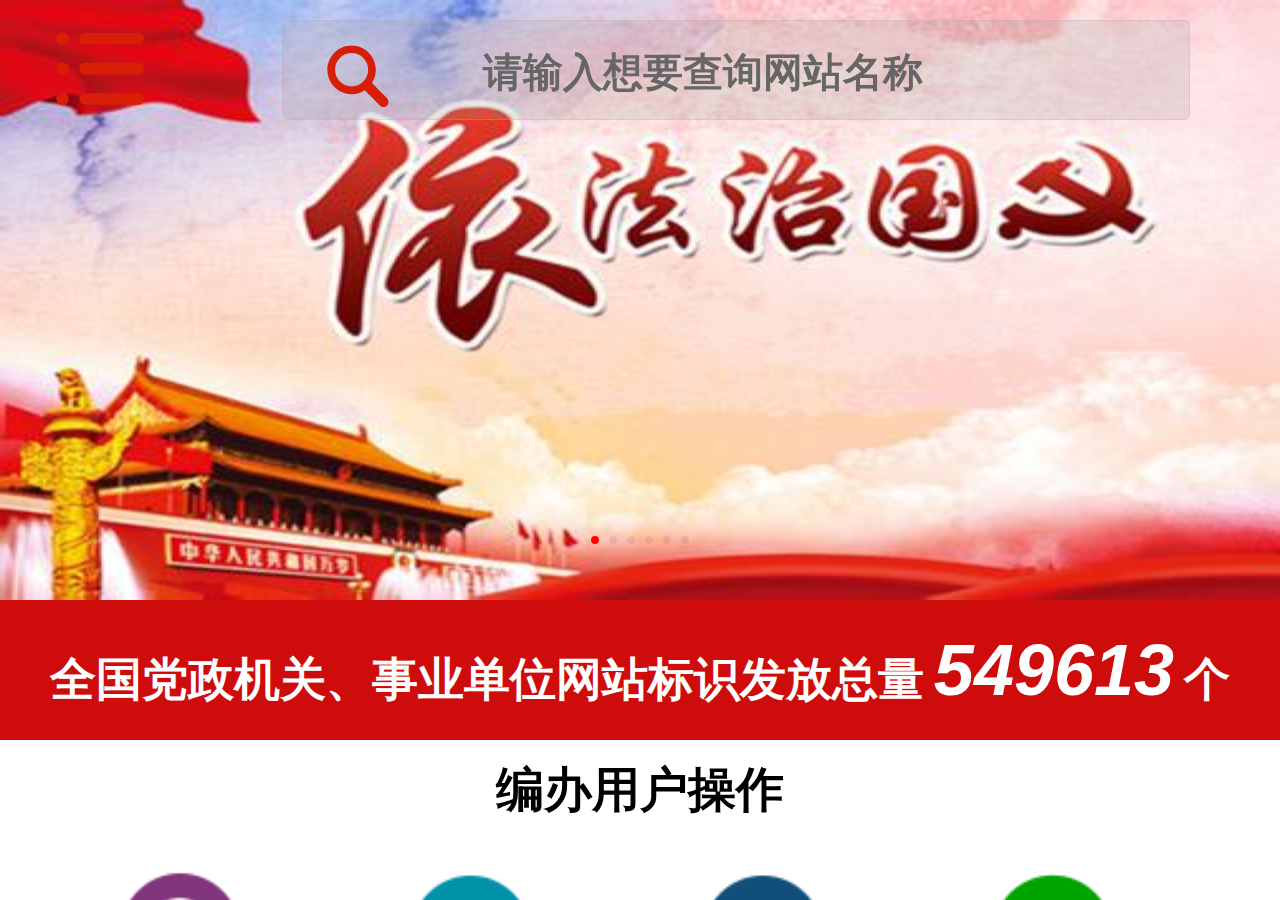
<file: index.html>
<!DOCTYPE html>
<html>
	<head>
		<meta charset="UTF-8">
		<title>标识管理.公益</title>
		<meta name="viewport" content="width=device-width,initial-scale=1,minimum-scale=1,maximum-scale=1,user-scalable=no" />
		<meta name="apple-mobile-web-app-capable" content="yes" />
		<meta name="apple-mobile-web-app-status-bar-style" content="black" />
		<meta name="format-detection" content="telphone=no, email=no" />
		<!--meta标签让应用全屏模式显示-->
		<meta name="apple-mobile-web-app-capable" content="yes">
		<meta name="screen-orientation" content="portrait">
		<meta name="x5-orientation" content="portrait">
		<meta name="full-screen" content="yes">
		<meta name="x5-fullscreen" content="true">
		<meta name="browsermode" content="application">
		<!--meta标签让浏览器缓存-->
		<!--<meta http-equiv="Cache-Control" content="public"/>-->
		<link rel="stylesheet" href="resource/swiper/swiper.min.css" />
		<link rel="stylesheet" href="css/index.css" />
		<link rel="stylesheet" href="css/init.css" />
		<script type="text/javascript" src="js/rem.js" ></script>
		<script type="text/javascript" src="js/zepto.min.js" ></script>
		<script type="text/javascript" src="js/index.js" ></script>
		<style type="text/css">
			.icon {
			   width: 0.5rem; height: 0.5rem;
			   vertical-align: 0.1rem;
			   fill: currentColor;
			   overflow: hidden;
			   color: #FFFFFF;
			}
			.iconSmall {
			   width: 0.35rem; height: 0.35rem;
			   vertical-align: 0.1rem;
			   fill: currentColor;
			   overflow: hidden;
			   color: #FFFFFF;
			}
			.iconMid {
			   width: 0.55rem; height: 0.5rem;
			   font-size: 1rem;
			   vertical-align: 0.1rem;
			   fill: currentColor;
			   overflow: hidden;
			   color: #FFFFFF;
			}
			.iconBig {
			   width: 0.5rem; height: 1rem;
			   vertical-align: 0.1rem;
			   fill: currentColor;
			   overflow: hidden;
			   color: #FFFFFF;
			}
		</style>
	</head>
	<body>
		<!--头部开始-->	
		<header>
			 <div class="header_more fl">
			 	 <svg class="icon" aria-hidden="true">
				  	<use xlink:href="#icon-gongnengcaidan-copy-copy"></use>
				</svg>
			 </div>
			<div class="search fr clear">
				<svg class="iconSmall fl" aria-hidden="true">
			  		<use xlink:href="#icon-sousuo-copy"></use>
				</svg>
				<p class="fl">请输入想要查询网站名称</p>
			</div>
			<div class="more_box">
				<div class="more_img">
					<div class="more_logo">
						<div class="fl"><img src="img/more_logo.png" /></div>
						<div class="fr"><img src="img/more_logo1.png" /></div>
					</div>
					<p>全国党政机关事业单位<br/>互联网站标识管理服务平台</p>
				</div>
				<div class="more_list_box">
					<ul>
						<li class="clear" href="/index">
							<div class="more_list_icon fl">
								<svg class="icon fl" aria-hidden="true">
								  	<use xlink:href="#icon-shouye-shouye-copy"></use>
								</svg>
							</div>
							<p class="fl">首页</p>
						</li>
						<li class="clear" href="/policy_paper">
							<div class="more_list_icon fl">
								<svg class="icon fl" aria-hidden="true">
								  	<use xlink:href="#icon-zhengcexinxi-copy"></use>
								</svg>
							</div>
							<p class="fl">政策文件</p>
						</li>
						<li class="clear" href="/operational_guidance">
							<div class="more_list_icon fl">
								<svg class="icon fl" aria-hidden="true">
								  	<use xlink:href="#icon-yishengzhidao-copy"></use>
								</svg>
							</div>
							<p class="fl">业务指导</p>
						</li>
						<li class="clear" href="/sign_state">
							<div class="more_list_icon fl">
								<svg class="icon fl" aria-hidden="true">
								  	<use xlink:href="#icon-dongtaixuanzhong-copy"></use>
								</svg>
							</div>
							<p class="fl">标识动态</p>
						</li>
						<li class="clear" href="/common_query">
							<div class="more_list_icon fl">
								<svg class="icon fl" aria-hidden="true">
								  	<use xlink:href="#icon-chaxun-copy"></use>
								</svg>
							</div>
							<p class="fl" >公共查询</p>
						</li>
						<li class="clear" href="/web_report">
							<div class="more_list_icon fl">
								<svg class="icon fl" aria-hidden="true">
								  	<use xlink:href="#icon-jubao-copy"></use>
								</svg>
							</div>
							<p class="fl">网站举报</p>
						</li>
					</ul>
				</div>
				<div class="shade"></div>
			</div>
		</header>
	
		<main id="main">
			<!--轮播图-->
			<div id="banner">
				<div class="swiper-container banner-container">
					  <div class="swiper-wrapper">
						    <div class="swiper-slide swiper-img" style="height: 3rem; width: 100%;">
						    	<img class="banner-img" src="img/banner2.jpg" style="width: 100%; height: 100%;"/>
						    </div>
						    <div class="swiper-slide swiper-img" style="height: 3rem; width: 100%;">
						    	<img class="banner-img" src="img/banner1.jpg" style="width: 100%; height: 100%;"/>
						    </div>
						    <div class="swiper-slide swiper-img" style="height: 3rem; width: 100%;">
						    	<img class="banner-img" src="img/banner3.jpg" style="width: 100%; height: 100%;"/>
						    </div>
						    <div class="swiper-slide swiper-img" style="height: 3rem; width: 100%;">
						    	<img class="banner-img" src="img/banner4.jpg" style="width: 100%; height: 100%;"/>
						    </div>
						    <div class="swiper-slide swiper-img" style="height: 3rem; width: 100%;">
						    	<img class="banner-img" src="img/banner7.jpg" style="width: 100%; height: 100%;"/>
						    </div>
						    <div class="swiper-slide swiper-img" style="height: 3rem; width: 100%;">
						    	<img class="banner-img" src="img/banner6.jpg" style="width: 100%; height: 100%;"/>
						    </div>
					  </div> 
			 	      <div class="swiper-pagination"></div>
				</div>
			</div>
	
			<!--搜索开始-->
			<nav id="index_nav">
				<p>全国党政机关、事业单位网站标识发放总量<span>549613</span>个</p>
			</nav>
				 
	
			<section id="list_wrap">
				<div class="swiper-container list-container">
					<div class="swiper-wrapper">
						<div class="swiper-slide">
							<!--九宫格-->
							<div class="listTitle">编办用户操作</div>
							<div class="list_box">
								<div class="list_wrap clear">
									<ul class="office">
										<li>
											<a href="javascript:;">
												<img src="img/list_logo/office1.png" />
												<span>域名审核</span>
											</a>
										</li>
										<li>
											<a href="javascript:;">
												<img src="img/list_logo/office2.png" />
												<span>标识审核</span>
											</a>
										</li>
										<li>
											<a href="javascript:;">
												<img src="img/list_logo/office3.png" />
												<span>网站台账</span>
											</a>
										</li>
										<li>
											<a href="javascript:;">
												<img src="img/list_logo/office4.png" />
												<span>红页管理</span>
											</a>
										</li>
										<li>
											<a href="javascript:;">
												<img src="img/list_logo/office5.png" />
												<span>用户管理</span>
											</a>
										</li>
										<li>
											<a href="javascript:;">
												<img src="img/list_logo/office6.png" />
												<span>统计分析</span>
											</a>
										</li>
										<li>
											<a href="javascript:;">
												<img src="img/list_logo/unit1.png" />
												<span>预留选项</span>
											</a>
										</li>
										<li>
											<a href="javascript:;">
												<img src="img/list_logo/office7.png" />
												<span>更多操作</span>
											</a>
										</li>
									</ul>
								</div>
							</div>
						</div>
						<div class="swiper-slide">
							<!--九宫格-->
							<div class="listTitle">单位用户操作</div>
							<div class="list_box">
								<div class="list_wrap clear">
									<ul class="unit">
										<li>
											<a href="javascript:;">
												<img src="img/list_logo/unit1.png" />
												<span>网站开办资格审核</span>
											</a>
										</li>
										<li>
											<a href="javascript:;">
												<img src="img/list_logo/unit2.png" />
												<span>网站开办资格复核</span>
											</a>
										</li>
										<li>
											<a href="javascript:;">
												<img src="img/list_logo/unit3.png" />
												<span>变更单位信息</span>
											</a>
										</li>
										<li>
											<a href="javascript:;">
												<img src="img/list_logo/unit4.png" />
												<span>变更标识信息</span>
											</a>
										</li>
										<li>
											<a href="javascript:;">
												<img src="img/list_logo/unit5.png" />
												<span>红页管理</span>
											</a>
										</li>
										<li>
											<a href="javascript:;">
												<img src="img/list_logo/unit6.png" />
												<span>域名申请</span>
											</a>
										</li>
										<li>
											<a href="javascript:;">
												<img src="img/list_logo/office1.png" />
												<span>预留选项</span>
											</a>
										</li>
										<li>
											<a href="javascript:;">
												<img src="img/list_logo/unit7.png" />
												<span>更多操作</span>
											</a>
										</li>
									</ul>
								</div>
						</div>
						</div>
					</div>
				</div>
			</section>
			
			
			<!--重要公告-->
			<section id="notice">
				<div class="imp_new_wap clear">
						<div class="imp_new_title fl">
							<h2 class="fl"><span>重要</span>公告:</h2>
						</div>
						<div class="imp_new_cont fl">
							<ul>
								<li><a href="./template/subpage/subpage1.html" target="_self">党政机关、事业单位网站挂标流程视频</a></li>
								<li><a href="./template/subpage/subpage2.html" target="_self">网站台账新功能上线通知</a></li>
								<li><a href="./template/subpage/subpage2.html" target="_self">网站台账功能上线</a></li>
							</ul>
						</div>
						<div class="imp_new_more fr">
							<svg class="iconMid fr" aria-hidden="true">
								<use xlink:href="#icon-gengduo1-copy2"></use>
							</svg>
						</div>
				</div>	
			</section>
			
			<!--内容区-->
			<section id="content">	
					<div class="comm_wrap">
						<div class="comm_wrap_header clear">
							<h2 class="fl"><span>标识</span>动态</h2>
							<em class="comm_more fr">更多>></em>
						</div>
						<div class="comm_cont">
							<ul>
								<li>
									<a href="./template/subpage/mconacVideo.html" target="_self" class="clear">
										<img src="img/sign.jpg" alt="标识动态图片一"/>
										<div class="clear">
											<p>辨识真假更快捷 标识管理更方便—CONAC开通网站标识管理绿色通道</p>
											<p><span>标识管理中心</span> <em>2016-12-20</em></p>
										</div>
									</a>
								</li>
								<li><a href="./template/index-all-page/sign-page/SignPage2.html" target="_self">党政机关、事业单位网站台账管理系统正式上线！</a></li>
								<li><a href="./template/index-all-page/sign-page/SignPage3.html" target="_self">江苏省盐城市亭湖区编办开展网上名称管理工作“回头看”</a></li>
								<li><a href="./template/index-all-page/sign-page/SignPage4.html" target="_self">宁波宁海县编办开展网站标识专项检查 助力杭州G20国际峰会</a></li>
								<li><a href="./template/index-all-page/sign-page/SignPage5.html" target="_self">人民日报：党政机关网站将加挂统一标识</a></li>
							</ul>
						</div>
					</div>
			
			
					<div class="comm_wrap">
						<div class="comm_wrap_header clear">
							<h2 class="fl"><span>政策</span>文件</h2>
							<em class="comm_more fr">更多>></em>
						</div>
						<div class="comm_cont">
							<ul>
								<li>
									<a href="./template/index-all-page/operational-page/OperationalPage1.html" target="_self">
										<img src="img/paper.jpg" alt="标识动态图片一"/>
										<div class="clear">
											<p>关于印发《党政机关、事业单位和国有企业互联网网站安全专项整治行动方案》的通知</p>
											<p><span>标识管理中心</span> <em>2016-12-20</em></p>
										</div>
									</a>
								</li>
								<li><a href="./template/index-all-page/operational-page/OperationalPage1.html" target="_self">关于印发《党政机关、事业单位和社会组织网上名称管理暂行办法》的通知</a></li>
								<li><a href="./template/index-all-page/operational-page/OperationalPage2.html" target="_self">关于做好党政机关网站开办审核、资格复核和网站标识管理工作的通知</a></li>
								<li><a href="./template/index-all-page/operational-page/OperationalPage3.html" target="_self">关于加强党政机关网站安全管理的通知</a></li>
								<li><a href="./template/index-all-page/operational-page/OperationalPage3.html" target="_self">【康宝漫谈】网站标识为“互联网+政务”护航</a></li>
							</ul>
						</div>
					</div>
					
					
					<div class="comm_wrap">
						<div class="comm_wrap_header clear">
							<h2 class="fl"><span>业务</span>指导</h2>
							<em class="comm_more fr">更多>></em>
						</div>
						<div class="comm_cont">
							<ul>
								<li>
									<a href="javascript:;">
										<img src="img/red_sign.jpg" alt="标识动态图片一"/>
										<div class="clear">
											<p>CONAC应邀参加晋中市机构编制业务培训撒客户反馈说发发生卡阿什顿看风景老师</p>
											<p><span>标识管理中心</span> <em>2016-12-20</em></p>
										</div>
									</a>
								</li>
								<li><a href="javascript:;">党政机关标识申请流程</a></li>
								<li><a href="javascript:;">事业单位标识申请流程</a></li>
								<li><a href="javascript:;">党政机关标识审核流程</a></li>
								<li><a href="javascript:;">事业单位标识审核流程</a></li>
								<li><a href="javascript:;">党政机关、事业单位网站挂标流程</a></li>
								<li><a href="javascript:;">党政机关、事业单位信息维护流程</a></li>
								<li><a href="javascript:;">申请标识需要提交哪些材料？</a></li>
								<li><a href="javascript:;">网站标识申请成功后，如何修改网站标识证书中的网站信息？</a></li>
							</ul>
						</div>
					</div>
			</section>
		</main>	
	</body>
	<script type="text/javascript" src="resource/swiper/swiper.min.js" ></script>
	<script type="text/javascript" src="resource/iconfont/iconfont.js" ></script>
	<script type="text/javascript" src="js/search.js"></script>
</html>
</file>
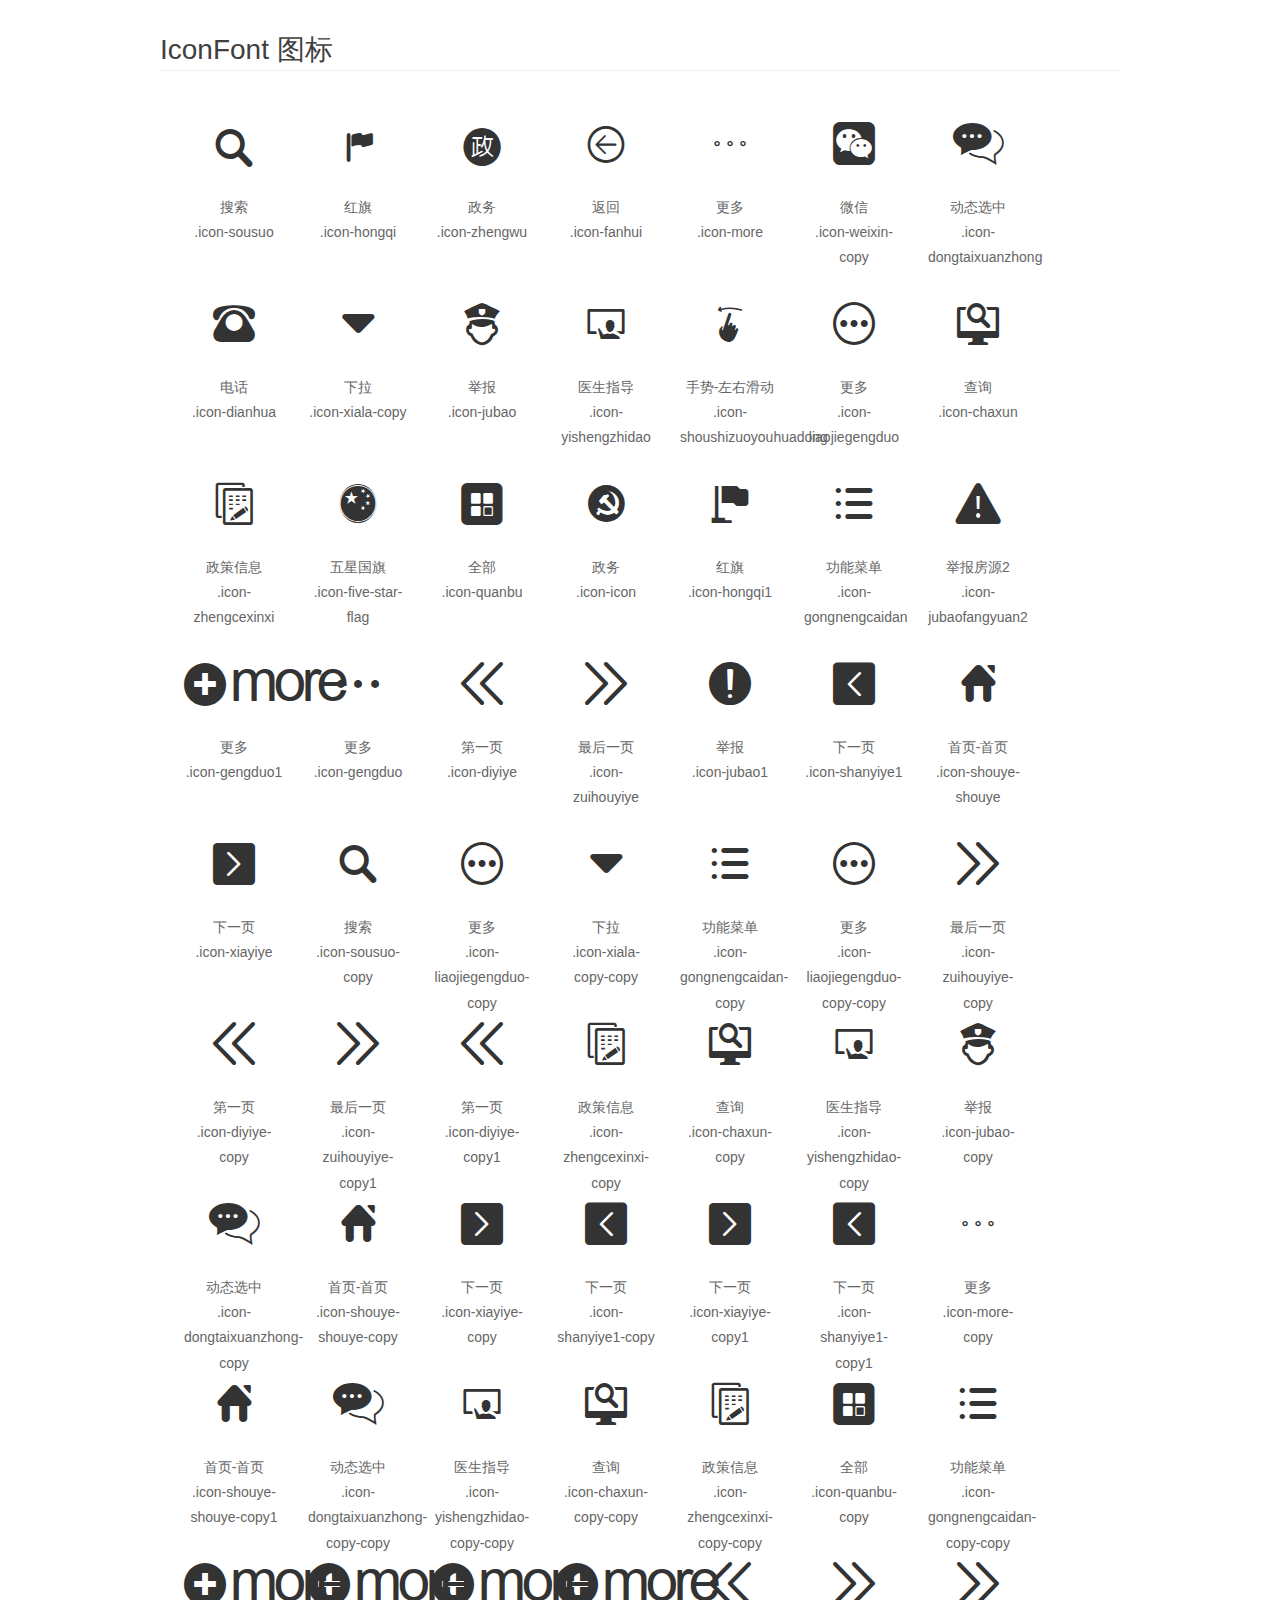
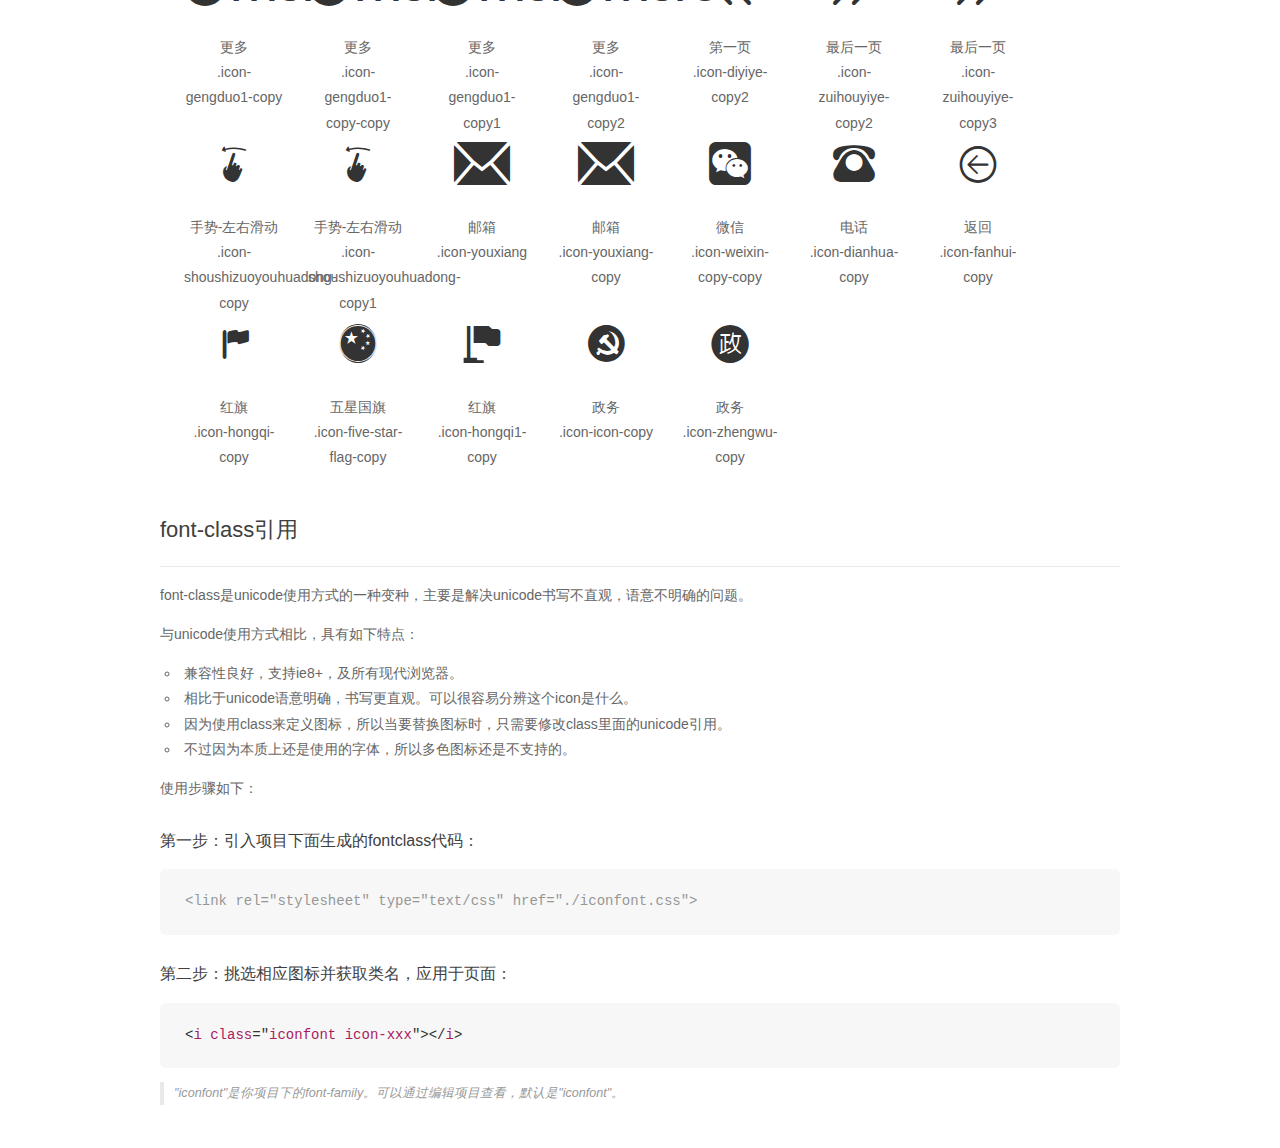
<file: resource/iconfont/demo_fontclass.html>
<!DOCTYPE html>
<html>
<head>
    <meta charset="utf-8"/>
    <title>IconFont</title>
    <link rel="stylesheet" href="demo.css">
    <link rel="stylesheet" href="iconfont.css">
</head>
<body>
    <div class="main markdown">
        <h1>IconFont 图标</h1>
        <ul class="icon_lists clear">
            
                <li>
                <i class="icon iconfont icon-sousuo"></i>
                    <div class="name">搜索</div>
                    <div class="fontclass">.icon-sousuo</div>
                </li>
            
                <li>
                <i class="icon iconfont icon-hongqi"></i>
                    <div class="name">红旗</div>
                    <div class="fontclass">.icon-hongqi</div>
                </li>
            
                <li>
                <i class="icon iconfont icon-zhengwu"></i>
                    <div class="name">政务</div>
                    <div class="fontclass">.icon-zhengwu</div>
                </li>
            
                <li>
                <i class="icon iconfont icon-fanhui"></i>
                    <div class="name">返回</div>
                    <div class="fontclass">.icon-fanhui</div>
                </li>
            
                <li>
                <i class="icon iconfont icon-more"></i>
                    <div class="name">更多</div>
                    <div class="fontclass">.icon-more</div>
                </li>
            
                <li>
                <i class="icon iconfont icon-weixin-copy"></i>
                    <div class="name">微信</div>
                    <div class="fontclass">.icon-weixin-copy</div>
                </li>
            
                <li>
                <i class="icon iconfont icon-dongtaixuanzhong"></i>
                    <div class="name">动态选中</div>
                    <div class="fontclass">.icon-dongtaixuanzhong</div>
                </li>
            
                <li>
                <i class="icon iconfont icon-dianhua"></i>
                    <div class="name">电话</div>
                    <div class="fontclass">.icon-dianhua</div>
                </li>
            
                <li>
                <i class="icon iconfont icon-xiala-copy"></i>
                    <div class="name">下拉</div>
                    <div class="fontclass">.icon-xiala-copy</div>
                </li>
            
                <li>
                <i class="icon iconfont icon-jubao"></i>
                    <div class="name">举报</div>
                    <div class="fontclass">.icon-jubao</div>
                </li>
            
                <li>
                <i class="icon iconfont icon-yishengzhidao"></i>
                    <div class="name">医生指导</div>
                    <div class="fontclass">.icon-yishengzhidao</div>
                </li>
            
                <li>
                <i class="icon iconfont icon-shoushizuoyouhuadong"></i>
                    <div class="name">手势-左右滑动</div>
                    <div class="fontclass">.icon-shoushizuoyouhuadong</div>
                </li>
            
                <li>
                <i class="icon iconfont icon-liaojiegengduo"></i>
                    <div class="name">更多</div>
                    <div class="fontclass">.icon-liaojiegengduo</div>
                </li>
            
                <li>
                <i class="icon iconfont icon-chaxun"></i>
                    <div class="name">查询</div>
                    <div class="fontclass">.icon-chaxun</div>
                </li>
            
                <li>
                <i class="icon iconfont icon-zhengcexinxi"></i>
                    <div class="name">政策信息</div>
                    <div class="fontclass">.icon-zhengcexinxi</div>
                </li>
            
                <li>
                <i class="icon iconfont icon-five-star-flag"></i>
                    <div class="name">五星国旗</div>
                    <div class="fontclass">.icon-five-star-flag</div>
                </li>
            
                <li>
                <i class="icon iconfont icon-quanbu"></i>
                    <div class="name">全部</div>
                    <div class="fontclass">.icon-quanbu</div>
                </li>
            
                <li>
                <i class="icon iconfont icon-icon"></i>
                    <div class="name">政务</div>
                    <div class="fontclass">.icon-icon</div>
                </li>
            
                <li>
                <i class="icon iconfont icon-hongqi1"></i>
                    <div class="name">红旗</div>
                    <div class="fontclass">.icon-hongqi1</div>
                </li>
            
                <li>
                <i class="icon iconfont icon-gongnengcaidan"></i>
                    <div class="name">功能菜单</div>
                    <div class="fontclass">.icon-gongnengcaidan</div>
                </li>
            
                <li>
                <i class="icon iconfont icon-jubaofangyuan2"></i>
                    <div class="name">举报房源2</div>
                    <div class="fontclass">.icon-jubaofangyuan2</div>
                </li>
            
                <li>
                <i class="icon iconfont icon-gengduo1"></i>
                    <div class="name">更多</div>
                    <div class="fontclass">.icon-gengduo1</div>
                </li>
            
                <li>
                <i class="icon iconfont icon-gengduo"></i>
                    <div class="name">更多</div>
                    <div class="fontclass">.icon-gengduo</div>
                </li>
            
                <li>
                <i class="icon iconfont icon-diyiye"></i>
                    <div class="name">第一页</div>
                    <div class="fontclass">.icon-diyiye</div>
                </li>
            
                <li>
                <i class="icon iconfont icon-zuihouyiye"></i>
                    <div class="name">最后一页</div>
                    <div class="fontclass">.icon-zuihouyiye</div>
                </li>
            
                <li>
                <i class="icon iconfont icon-jubao1"></i>
                    <div class="name">举报</div>
                    <div class="fontclass">.icon-jubao1</div>
                </li>
            
                <li>
                <i class="icon iconfont icon-shanyiye1"></i>
                    <div class="name">下一页</div>
                    <div class="fontclass">.icon-shanyiye1</div>
                </li>
            
                <li>
                <i class="icon iconfont icon-shouye-shouye"></i>
                    <div class="name">首页-首页</div>
                    <div class="fontclass">.icon-shouye-shouye</div>
                </li>
            
                <li>
                <i class="icon iconfont icon-xiayiye"></i>
                    <div class="name">下一页 </div>
                    <div class="fontclass">.icon-xiayiye</div>
                </li>
            
                <li>
                <i class="icon iconfont icon-sousuo-copy"></i>
                    <div class="name">搜索</div>
                    <div class="fontclass">.icon-sousuo-copy</div>
                </li>
            
                <li>
                <i class="icon iconfont icon-liaojiegengduo-copy"></i>
                    <div class="name">更多</div>
                    <div class="fontclass">.icon-liaojiegengduo-copy</div>
                </li>
            
                <li>
                <i class="icon iconfont icon-xiala-copy-copy"></i>
                    <div class="name">下拉</div>
                    <div class="fontclass">.icon-xiala-copy-copy</div>
                </li>
            
                <li>
                <i class="icon iconfont icon-gongnengcaidan-copy"></i>
                    <div class="name">功能菜单</div>
                    <div class="fontclass">.icon-gongnengcaidan-copy</div>
                </li>
            
                <li>
                <i class="icon iconfont icon-liaojiegengduo-copy-copy"></i>
                    <div class="name">更多</div>
                    <div class="fontclass">.icon-liaojiegengduo-copy-copy</div>
                </li>
            
                <li>
                <i class="icon iconfont icon-zuihouyiye-copy"></i>
                    <div class="name">最后一页</div>
                    <div class="fontclass">.icon-zuihouyiye-copy</div>
                </li>
            
                <li>
                <i class="icon iconfont icon-diyiye-copy"></i>
                    <div class="name">第一页</div>
                    <div class="fontclass">.icon-diyiye-copy</div>
                </li>
            
                <li>
                <i class="icon iconfont icon-zuihouyiye-copy1"></i>
                    <div class="name">最后一页</div>
                    <div class="fontclass">.icon-zuihouyiye-copy1</div>
                </li>
            
                <li>
                <i class="icon iconfont icon-diyiye-copy1"></i>
                    <div class="name">第一页</div>
                    <div class="fontclass">.icon-diyiye-copy1</div>
                </li>
            
                <li>
                <i class="icon iconfont icon-zhengcexinxi-copy"></i>
                    <div class="name">政策信息</div>
                    <div class="fontclass">.icon-zhengcexinxi-copy</div>
                </li>
            
                <li>
                <i class="icon iconfont icon-chaxun-copy"></i>
                    <div class="name">查询</div>
                    <div class="fontclass">.icon-chaxun-copy</div>
                </li>
            
                <li>
                <i class="icon iconfont icon-yishengzhidao-copy"></i>
                    <div class="name">医生指导</div>
                    <div class="fontclass">.icon-yishengzhidao-copy</div>
                </li>
            
                <li>
                <i class="icon iconfont icon-jubao-copy"></i>
                    <div class="name">举报</div>
                    <div class="fontclass">.icon-jubao-copy</div>
                </li>
            
                <li>
                <i class="icon iconfont icon-dongtaixuanzhong-copy"></i>
                    <div class="name">动态选中</div>
                    <div class="fontclass">.icon-dongtaixuanzhong-copy</div>
                </li>
            
                <li>
                <i class="icon iconfont icon-shouye-shouye-copy"></i>
                    <div class="name">首页-首页</div>
                    <div class="fontclass">.icon-shouye-shouye-copy</div>
                </li>
            
                <li>
                <i class="icon iconfont icon-xiayiye-copy"></i>
                    <div class="name">下一页 </div>
                    <div class="fontclass">.icon-xiayiye-copy</div>
                </li>
            
                <li>
                <i class="icon iconfont icon-shanyiye1-copy"></i>
                    <div class="name">下一页</div>
                    <div class="fontclass">.icon-shanyiye1-copy</div>
                </li>
            
                <li>
                <i class="icon iconfont icon-xiayiye-copy1"></i>
                    <div class="name">下一页 </div>
                    <div class="fontclass">.icon-xiayiye-copy1</div>
                </li>
            
                <li>
                <i class="icon iconfont icon-shanyiye1-copy1"></i>
                    <div class="name">下一页</div>
                    <div class="fontclass">.icon-shanyiye1-copy1</div>
                </li>
            
                <li>
                <i class="icon iconfont icon-more-copy"></i>
                    <div class="name">更多</div>
                    <div class="fontclass">.icon-more-copy</div>
                </li>
            
                <li>
                <i class="icon iconfont icon-shouye-shouye-copy1"></i>
                    <div class="name">首页-首页</div>
                    <div class="fontclass">.icon-shouye-shouye-copy1</div>
                </li>
            
                <li>
                <i class="icon iconfont icon-dongtaixuanzhong-copy-copy"></i>
                    <div class="name">动态选中</div>
                    <div class="fontclass">.icon-dongtaixuanzhong-copy-copy</div>
                </li>
            
                <li>
                <i class="icon iconfont icon-yishengzhidao-copy-copy"></i>
                    <div class="name">医生指导</div>
                    <div class="fontclass">.icon-yishengzhidao-copy-copy</div>
                </li>
            
                <li>
                <i class="icon iconfont icon-chaxun-copy-copy"></i>
                    <div class="name">查询</div>
                    <div class="fontclass">.icon-chaxun-copy-copy</div>
                </li>
            
                <li>
                <i class="icon iconfont icon-zhengcexinxi-copy-copy"></i>
                    <div class="name">政策信息</div>
                    <div class="fontclass">.icon-zhengcexinxi-copy-copy</div>
                </li>
            
                <li>
                <i class="icon iconfont icon-quanbu-copy"></i>
                    <div class="name">全部</div>
                    <div class="fontclass">.icon-quanbu-copy</div>
                </li>
            
                <li>
                <i class="icon iconfont icon-gongnengcaidan-copy-copy"></i>
                    <div class="name">功能菜单</div>
                    <div class="fontclass">.icon-gongnengcaidan-copy-copy</div>
                </li>
            
                <li>
                <i class="icon iconfont icon-gengduo1-copy"></i>
                    <div class="name">更多</div>
                    <div class="fontclass">.icon-gengduo1-copy</div>
                </li>
            
                <li>
                <i class="icon iconfont icon-gengduo1-copy-copy"></i>
                    <div class="name">更多</div>
                    <div class="fontclass">.icon-gengduo1-copy-copy</div>
                </li>
            
                <li>
                <i class="icon iconfont icon-gengduo1-copy1"></i>
                    <div class="name">更多</div>
                    <div class="fontclass">.icon-gengduo1-copy1</div>
                </li>
            
                <li>
                <i class="icon iconfont icon-gengduo1-copy2"></i>
                    <div class="name">更多</div>
                    <div class="fontclass">.icon-gengduo1-copy2</div>
                </li>
            
                <li>
                <i class="icon iconfont icon-diyiye-copy2"></i>
                    <div class="name">第一页</div>
                    <div class="fontclass">.icon-diyiye-copy2</div>
                </li>
            
                <li>
                <i class="icon iconfont icon-zuihouyiye-copy2"></i>
                    <div class="name">最后一页</div>
                    <div class="fontclass">.icon-zuihouyiye-copy2</div>
                </li>
            
                <li>
                <i class="icon iconfont icon-zuihouyiye-copy3"></i>
                    <div class="name">最后一页</div>
                    <div class="fontclass">.icon-zuihouyiye-copy3</div>
                </li>
            
                <li>
                <i class="icon iconfont icon-shoushizuoyouhuadong-copy"></i>
                    <div class="name">手势-左右滑动</div>
                    <div class="fontclass">.icon-shoushizuoyouhuadong-copy</div>
                </li>
            
                <li>
                <i class="icon iconfont icon-shoushizuoyouhuadong-copy1"></i>
                    <div class="name">手势-左右滑动</div>
                    <div class="fontclass">.icon-shoushizuoyouhuadong-copy1</div>
                </li>
            
                <li>
                <i class="icon iconfont icon-youxiang"></i>
                    <div class="name">邮箱</div>
                    <div class="fontclass">.icon-youxiang</div>
                </li>
            
                <li>
                <i class="icon iconfont icon-youxiang-copy"></i>
                    <div class="name">邮箱</div>
                    <div class="fontclass">.icon-youxiang-copy</div>
                </li>
            
                <li>
                <i class="icon iconfont icon-weixin-copy-copy"></i>
                    <div class="name">微信</div>
                    <div class="fontclass">.icon-weixin-copy-copy</div>
                </li>
            
                <li>
                <i class="icon iconfont icon-dianhua-copy"></i>
                    <div class="name">电话</div>
                    <div class="fontclass">.icon-dianhua-copy</div>
                </li>
            
                <li>
                <i class="icon iconfont icon-fanhui-copy"></i>
                    <div class="name">返回</div>
                    <div class="fontclass">.icon-fanhui-copy</div>
                </li>
            
                <li>
                <i class="icon iconfont icon-hongqi-copy"></i>
                    <div class="name">红旗</div>
                    <div class="fontclass">.icon-hongqi-copy</div>
                </li>
            
                <li>
                <i class="icon iconfont icon-five-star-flag-copy"></i>
                    <div class="name">五星国旗</div>
                    <div class="fontclass">.icon-five-star-flag-copy</div>
                </li>
            
                <li>
                <i class="icon iconfont icon-hongqi1-copy"></i>
                    <div class="name">红旗</div>
                    <div class="fontclass">.icon-hongqi1-copy</div>
                </li>
            
                <li>
                <i class="icon iconfont icon-icon-copy"></i>
                    <div class="name">政务</div>
                    <div class="fontclass">.icon-icon-copy</div>
                </li>
            
                <li>
                <i class="icon iconfont icon-zhengwu-copy"></i>
                    <div class="name">政务</div>
                    <div class="fontclass">.icon-zhengwu-copy</div>
                </li>
            
        </ul>

        <h2 id="font-class-">font-class引用</h2>
        <hr>

        <p>font-class是unicode使用方式的一种变种，主要是解决unicode书写不直观，语意不明确的问题。</p>
        <p>与unicode使用方式相比，具有如下特点：</p>
        <ul>
        <li>兼容性良好，支持ie8+，及所有现代浏览器。</li>
        <li>相比于unicode语意明确，书写更直观。可以很容易分辨这个icon是什么。</li>
        <li>因为使用class来定义图标，所以当要替换图标时，只需要修改class里面的unicode引用。</li>
        <li>不过因为本质上还是使用的字体，所以多色图标还是不支持的。</li>
        </ul>
        <p>使用步骤如下：</p>
        <h3 id="-fontclass-">第一步：引入项目下面生成的fontclass代码：</h3>


        <pre><code class="lang-js hljs javascript"><span class="hljs-comment">&lt;link rel="stylesheet" type="text/css" href="./iconfont.css"&gt;</span></code></pre>
        <h3 id="-">第二步：挑选相应图标并获取类名，应用于页面：</h3>
        <pre><code class="lang-css hljs">&lt;<span class="hljs-selector-tag">i</span> <span class="hljs-selector-tag">class</span>="<span class="hljs-selector-tag">iconfont</span> <span class="hljs-selector-tag">icon-xxx</span>"&gt;&lt;/<span class="hljs-selector-tag">i</span>&gt;</code></pre>
        <blockquote>
        <p>"iconfont"是你项目下的font-family。可以通过编辑项目查看，默认是"iconfont"。</p>
        </blockquote>
    </div>
</body>
</html>
</file>
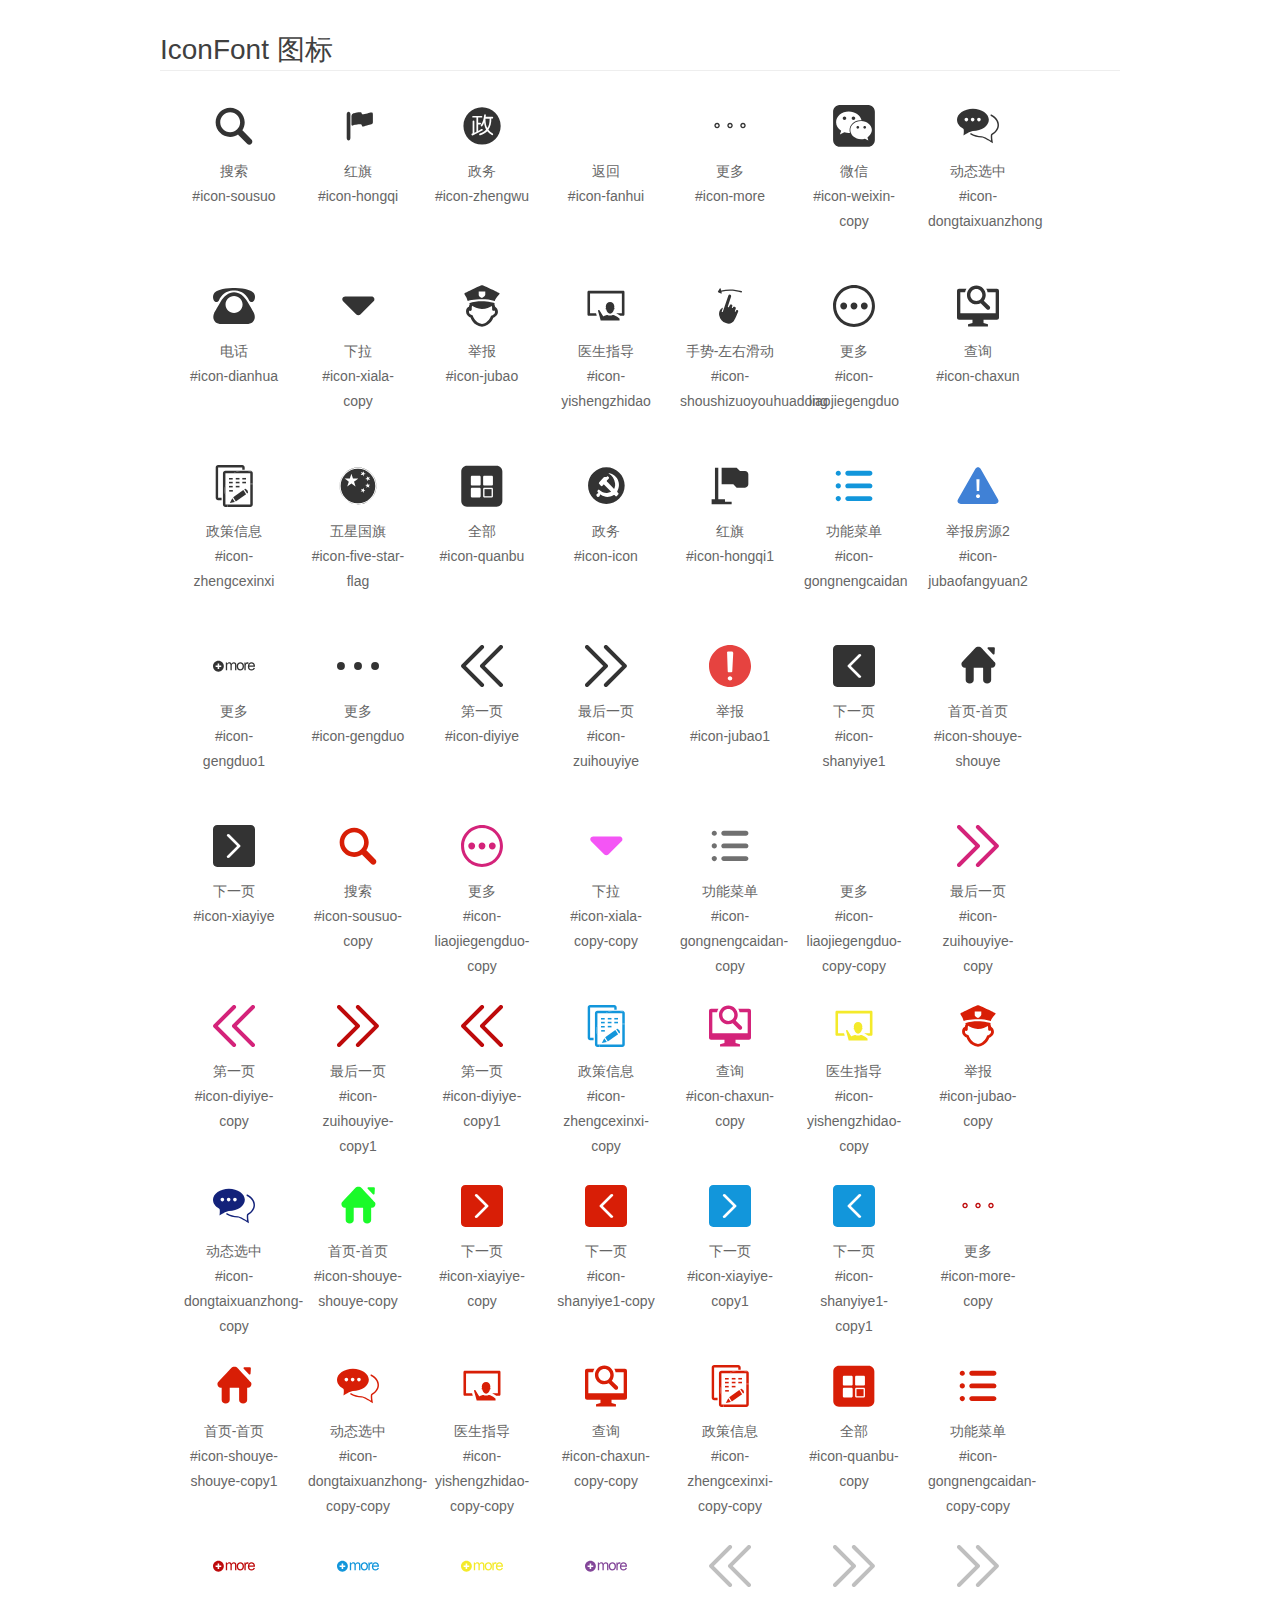
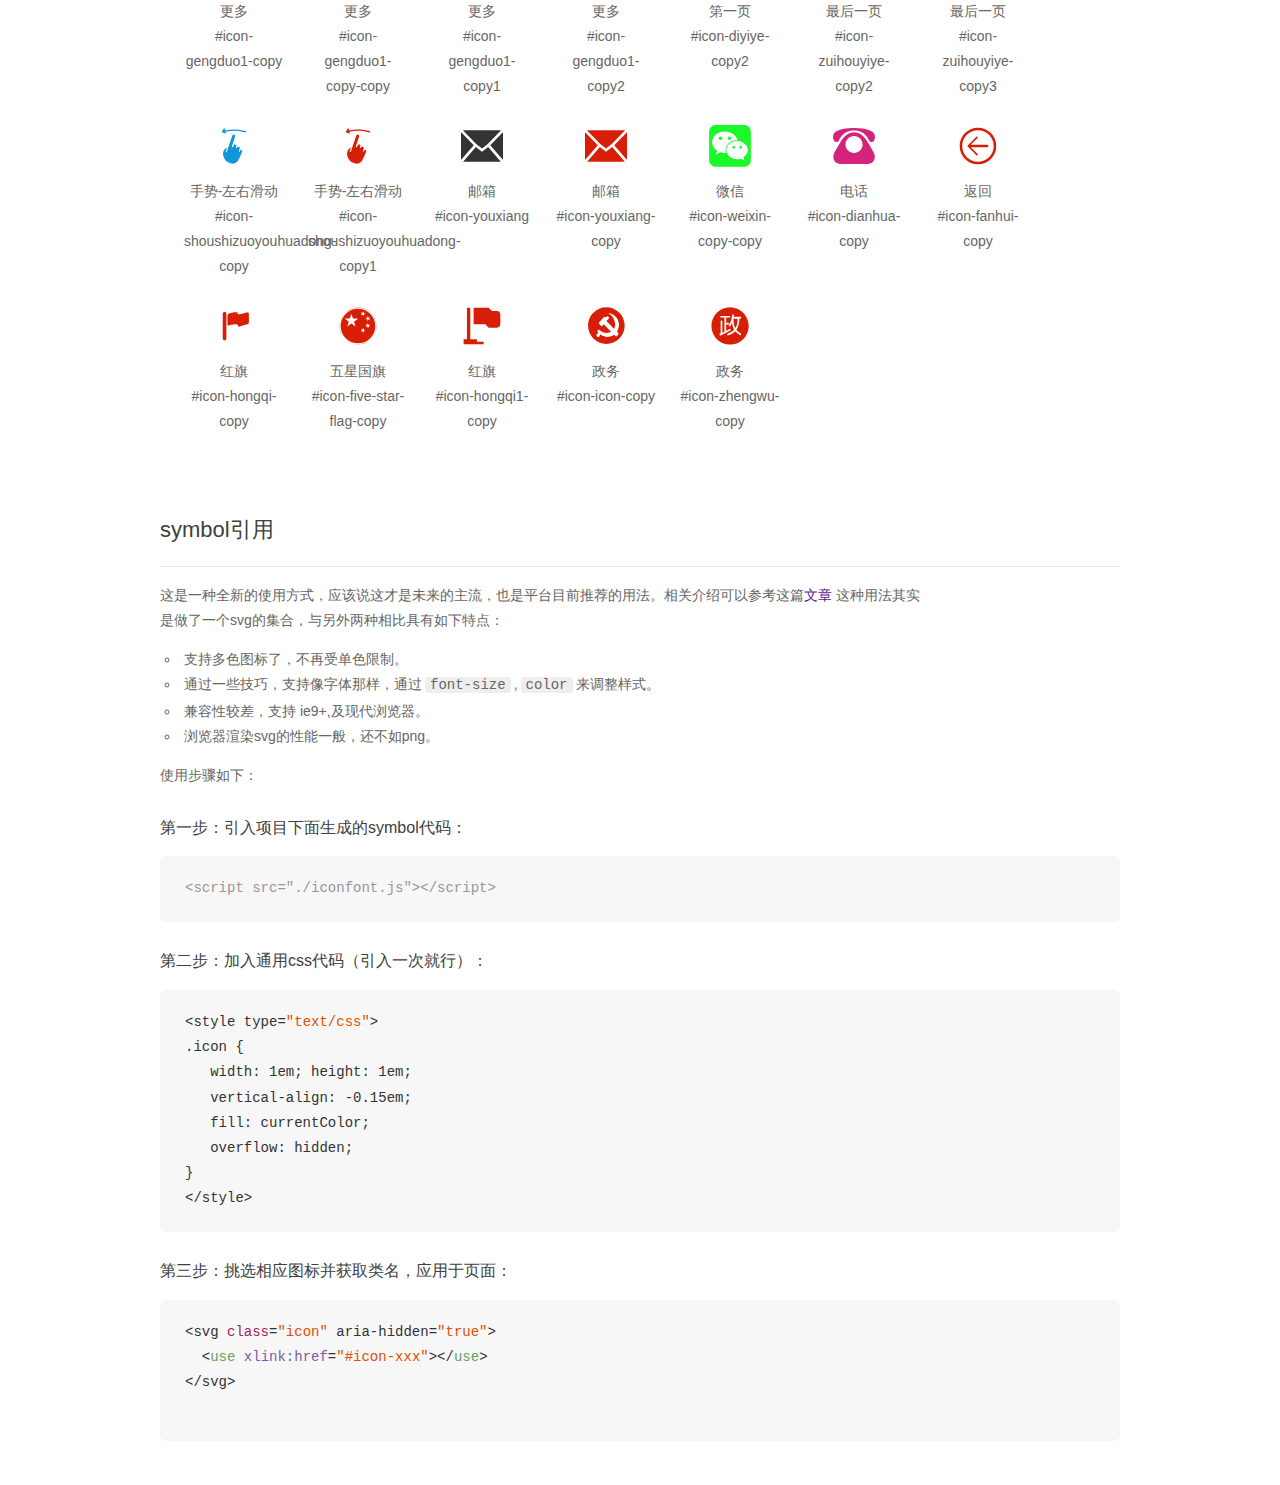
<file: resource/iconfont/demo_symbol.html>
<!DOCTYPE html>
<html>
<head>
    <meta charset="utf-8"/>
    <title>IconFont</title>
    <link rel="stylesheet" href="demo.css">
    <script src="iconfont.js"></script>

    <style type="text/css">
        .icon {
          /* 通过设置 font-size 来改变图标大小 */
          width: 1em; height: 1em;
          /* 图标和文字相邻时，垂直对齐 */
          vertical-align: -0.15em;
          /* 通过设置 color 来改变 SVG 的颜色/fill */
          fill: currentColor;
          /* path 和 stroke 溢出 viewBox 部分在 IE 下会显示
             normalize.css 中也包含这行 */
          overflow: hidden;
        }

    </style>
</head>
<body>
    <div class="main markdown">
        <h1>IconFont 图标</h1>
        <ul class="icon_lists clear">
            
                <li>
                    <svg class="icon" aria-hidden="true">
                        <use xlink:href="#icon-sousuo"></use>
                    </svg>
                    <div class="name">搜索</div>
                    <div class="fontclass">#icon-sousuo</div>
                </li>
            
                <li>
                    <svg class="icon" aria-hidden="true">
                        <use xlink:href="#icon-hongqi"></use>
                    </svg>
                    <div class="name">红旗</div>
                    <div class="fontclass">#icon-hongqi</div>
                </li>
            
                <li>
                    <svg class="icon" aria-hidden="true">
                        <use xlink:href="#icon-zhengwu"></use>
                    </svg>
                    <div class="name">政务</div>
                    <div class="fontclass">#icon-zhengwu</div>
                </li>
            
                <li>
                    <svg class="icon" aria-hidden="true">
                        <use xlink:href="#icon-fanhui"></use>
                    </svg>
                    <div class="name">返回</div>
                    <div class="fontclass">#icon-fanhui</div>
                </li>
            
                <li>
                    <svg class="icon" aria-hidden="true">
                        <use xlink:href="#icon-more"></use>
                    </svg>
                    <div class="name">更多</div>
                    <div class="fontclass">#icon-more</div>
                </li>
            
                <li>
                    <svg class="icon" aria-hidden="true">
                        <use xlink:href="#icon-weixin-copy"></use>
                    </svg>
                    <div class="name">微信</div>
                    <div class="fontclass">#icon-weixin-copy</div>
                </li>
            
                <li>
                    <svg class="icon" aria-hidden="true">
                        <use xlink:href="#icon-dongtaixuanzhong"></use>
                    </svg>
                    <div class="name">动态选中</div>
                    <div class="fontclass">#icon-dongtaixuanzhong</div>
                </li>
            
                <li>
                    <svg class="icon" aria-hidden="true">
                        <use xlink:href="#icon-dianhua"></use>
                    </svg>
                    <div class="name">电话</div>
                    <div class="fontclass">#icon-dianhua</div>
                </li>
            
                <li>
                    <svg class="icon" aria-hidden="true">
                        <use xlink:href="#icon-xiala-copy"></use>
                    </svg>
                    <div class="name">下拉</div>
                    <div class="fontclass">#icon-xiala-copy</div>
                </li>
            
                <li>
                    <svg class="icon" aria-hidden="true">
                        <use xlink:href="#icon-jubao"></use>
                    </svg>
                    <div class="name">举报</div>
                    <div class="fontclass">#icon-jubao</div>
                </li>
            
                <li>
                    <svg class="icon" aria-hidden="true">
                        <use xlink:href="#icon-yishengzhidao"></use>
                    </svg>
                    <div class="name">医生指导</div>
                    <div class="fontclass">#icon-yishengzhidao</div>
                </li>
            
                <li>
                    <svg class="icon" aria-hidden="true">
                        <use xlink:href="#icon-shoushizuoyouhuadong"></use>
                    </svg>
                    <div class="name">手势-左右滑动</div>
                    <div class="fontclass">#icon-shoushizuoyouhuadong</div>
                </li>
            
                <li>
                    <svg class="icon" aria-hidden="true">
                        <use xlink:href="#icon-liaojiegengduo"></use>
                    </svg>
                    <div class="name">更多</div>
                    <div class="fontclass">#icon-liaojiegengduo</div>
                </li>
            
                <li>
                    <svg class="icon" aria-hidden="true">
                        <use xlink:href="#icon-chaxun"></use>
                    </svg>
                    <div class="name">查询</div>
                    <div class="fontclass">#icon-chaxun</div>
                </li>
            
                <li>
                    <svg class="icon" aria-hidden="true">
                        <use xlink:href="#icon-zhengcexinxi"></use>
                    </svg>
                    <div class="name">政策信息</div>
                    <div class="fontclass">#icon-zhengcexinxi</div>
                </li>
            
                <li>
                    <svg class="icon" aria-hidden="true">
                        <use xlink:href="#icon-five-star-flag"></use>
                    </svg>
                    <div class="name">五星国旗</div>
                    <div class="fontclass">#icon-five-star-flag</div>
                </li>
            
                <li>
                    <svg class="icon" aria-hidden="true">
                        <use xlink:href="#icon-quanbu"></use>
                    </svg>
                    <div class="name">全部</div>
                    <div class="fontclass">#icon-quanbu</div>
                </li>
            
                <li>
                    <svg class="icon" aria-hidden="true">
                        <use xlink:href="#icon-icon"></use>
                    </svg>
                    <div class="name">政务</div>
                    <div class="fontclass">#icon-icon</div>
                </li>
            
                <li>
                    <svg class="icon" aria-hidden="true">
                        <use xlink:href="#icon-hongqi1"></use>
                    </svg>
                    <div class="name">红旗</div>
                    <div class="fontclass">#icon-hongqi1</div>
                </li>
            
                <li>
                    <svg class="icon" aria-hidden="true">
                        <use xlink:href="#icon-gongnengcaidan"></use>
                    </svg>
                    <div class="name">功能菜单</div>
                    <div class="fontclass">#icon-gongnengcaidan</div>
                </li>
            
                <li>
                    <svg class="icon" aria-hidden="true">
                        <use xlink:href="#icon-jubaofangyuan2"></use>
                    </svg>
                    <div class="name">举报房源2</div>
                    <div class="fontclass">#icon-jubaofangyuan2</div>
                </li>
            
                <li>
                    <svg class="icon" aria-hidden="true">
                        <use xlink:href="#icon-gengduo1"></use>
                    </svg>
                    <div class="name">更多</div>
                    <div class="fontclass">#icon-gengduo1</div>
                </li>
            
                <li>
                    <svg class="icon" aria-hidden="true">
                        <use xlink:href="#icon-gengduo"></use>
                    </svg>
                    <div class="name">更多</div>
                    <div class="fontclass">#icon-gengduo</div>
                </li>
            
                <li>
                    <svg class="icon" aria-hidden="true">
                        <use xlink:href="#icon-diyiye"></use>
                    </svg>
                    <div class="name">第一页</div>
                    <div class="fontclass">#icon-diyiye</div>
                </li>
            
                <li>
                    <svg class="icon" aria-hidden="true">
                        <use xlink:href="#icon-zuihouyiye"></use>
                    </svg>
                    <div class="name">最后一页</div>
                    <div class="fontclass">#icon-zuihouyiye</div>
                </li>
            
                <li>
                    <svg class="icon" aria-hidden="true">
                        <use xlink:href="#icon-jubao1"></use>
                    </svg>
                    <div class="name">举报</div>
                    <div class="fontclass">#icon-jubao1</div>
                </li>
            
                <li>
                    <svg class="icon" aria-hidden="true">
                        <use xlink:href="#icon-shanyiye1"></use>
                    </svg>
                    <div class="name">下一页</div>
                    <div class="fontclass">#icon-shanyiye1</div>
                </li>
            
                <li>
                    <svg class="icon" aria-hidden="true">
                        <use xlink:href="#icon-shouye-shouye"></use>
                    </svg>
                    <div class="name">首页-首页</div>
                    <div class="fontclass">#icon-shouye-shouye</div>
                </li>
            
                <li>
                    <svg class="icon" aria-hidden="true">
                        <use xlink:href="#icon-xiayiye"></use>
                    </svg>
                    <div class="name">下一页 </div>
                    <div class="fontclass">#icon-xiayiye</div>
                </li>
            
                <li>
                    <svg class="icon" aria-hidden="true">
                        <use xlink:href="#icon-sousuo-copy"></use>
                    </svg>
                    <div class="name">搜索</div>
                    <div class="fontclass">#icon-sousuo-copy</div>
                </li>
            
                <li>
                    <svg class="icon" aria-hidden="true">
                        <use xlink:href="#icon-liaojiegengduo-copy"></use>
                    </svg>
                    <div class="name">更多</div>
                    <div class="fontclass">#icon-liaojiegengduo-copy</div>
                </li>
            
                <li>
                    <svg class="icon" aria-hidden="true">
                        <use xlink:href="#icon-xiala-copy-copy"></use>
                    </svg>
                    <div class="name">下拉</div>
                    <div class="fontclass">#icon-xiala-copy-copy</div>
                </li>
            
                <li>
                    <svg class="icon" aria-hidden="true">
                        <use xlink:href="#icon-gongnengcaidan-copy"></use>
                    </svg>
                    <div class="name">功能菜单</div>
                    <div class="fontclass">#icon-gongnengcaidan-copy</div>
                </li>
            
                <li>
                    <svg class="icon" aria-hidden="true">
                        <use xlink:href="#icon-liaojiegengduo-copy-copy"></use>
                    </svg>
                    <div class="name">更多</div>
                    <div class="fontclass">#icon-liaojiegengduo-copy-copy</div>
                </li>
            
                <li>
                    <svg class="icon" aria-hidden="true">
                        <use xlink:href="#icon-zuihouyiye-copy"></use>
                    </svg>
                    <div class="name">最后一页</div>
                    <div class="fontclass">#icon-zuihouyiye-copy</div>
                </li>
            
                <li>
                    <svg class="icon" aria-hidden="true">
                        <use xlink:href="#icon-diyiye-copy"></use>
                    </svg>
                    <div class="name">第一页</div>
                    <div class="fontclass">#icon-diyiye-copy</div>
                </li>
            
                <li>
                    <svg class="icon" aria-hidden="true">
                        <use xlink:href="#icon-zuihouyiye-copy1"></use>
                    </svg>
                    <div class="name">最后一页</div>
                    <div class="fontclass">#icon-zuihouyiye-copy1</div>
                </li>
            
                <li>
                    <svg class="icon" aria-hidden="true">
                        <use xlink:href="#icon-diyiye-copy1"></use>
                    </svg>
                    <div class="name">第一页</div>
                    <div class="fontclass">#icon-diyiye-copy1</div>
                </li>
            
                <li>
                    <svg class="icon" aria-hidden="true">
                        <use xlink:href="#icon-zhengcexinxi-copy"></use>
                    </svg>
                    <div class="name">政策信息</div>
                    <div class="fontclass">#icon-zhengcexinxi-copy</div>
                </li>
            
                <li>
                    <svg class="icon" aria-hidden="true">
                        <use xlink:href="#icon-chaxun-copy"></use>
                    </svg>
                    <div class="name">查询</div>
                    <div class="fontclass">#icon-chaxun-copy</div>
                </li>
            
                <li>
                    <svg class="icon" aria-hidden="true">
                        <use xlink:href="#icon-yishengzhidao-copy"></use>
                    </svg>
                    <div class="name">医生指导</div>
                    <div class="fontclass">#icon-yishengzhidao-copy</div>
                </li>
            
                <li>
                    <svg class="icon" aria-hidden="true">
                        <use xlink:href="#icon-jubao-copy"></use>
                    </svg>
                    <div class="name">举报</div>
                    <div class="fontclass">#icon-jubao-copy</div>
                </li>
            
                <li>
                    <svg class="icon" aria-hidden="true">
                        <use xlink:href="#icon-dongtaixuanzhong-copy"></use>
                    </svg>
                    <div class="name">动态选中</div>
                    <div class="fontclass">#icon-dongtaixuanzhong-copy</div>
                </li>
            
                <li>
                    <svg class="icon" aria-hidden="true">
                        <use xlink:href="#icon-shouye-shouye-copy"></use>
                    </svg>
                    <div class="name">首页-首页</div>
                    <div class="fontclass">#icon-shouye-shouye-copy</div>
                </li>
            
                <li>
                    <svg class="icon" aria-hidden="true">
                        <use xlink:href="#icon-xiayiye-copy"></use>
                    </svg>
                    <div class="name">下一页 </div>
                    <div class="fontclass">#icon-xiayiye-copy</div>
                </li>
            
                <li>
                    <svg class="icon" aria-hidden="true">
                        <use xlink:href="#icon-shanyiye1-copy"></use>
                    </svg>
                    <div class="name">下一页</div>
                    <div class="fontclass">#icon-shanyiye1-copy</div>
                </li>
            
                <li>
                    <svg class="icon" aria-hidden="true">
                        <use xlink:href="#icon-xiayiye-copy1"></use>
                    </svg>
                    <div class="name">下一页 </div>
                    <div class="fontclass">#icon-xiayiye-copy1</div>
                </li>
            
                <li>
                    <svg class="icon" aria-hidden="true">
                        <use xlink:href="#icon-shanyiye1-copy1"></use>
                    </svg>
                    <div class="name">下一页</div>
                    <div class="fontclass">#icon-shanyiye1-copy1</div>
                </li>
            
                <li>
                    <svg class="icon" aria-hidden="true">
                        <use xlink:href="#icon-more-copy"></use>
                    </svg>
                    <div class="name">更多</div>
                    <div class="fontclass">#icon-more-copy</div>
                </li>
            
                <li>
                    <svg class="icon" aria-hidden="true">
                        <use xlink:href="#icon-shouye-shouye-copy1"></use>
                    </svg>
                    <div class="name">首页-首页</div>
                    <div class="fontclass">#icon-shouye-shouye-copy1</div>
                </li>
            
                <li>
                    <svg class="icon" aria-hidden="true">
                        <use xlink:href="#icon-dongtaixuanzhong-copy-copy"></use>
                    </svg>
                    <div class="name">动态选中</div>
                    <div class="fontclass">#icon-dongtaixuanzhong-copy-copy</div>
                </li>
            
                <li>
                    <svg class="icon" aria-hidden="true">
                        <use xlink:href="#icon-yishengzhidao-copy-copy"></use>
                    </svg>
                    <div class="name">医生指导</div>
                    <div class="fontclass">#icon-yishengzhidao-copy-copy</div>
                </li>
            
                <li>
                    <svg class="icon" aria-hidden="true">
                        <use xlink:href="#icon-chaxun-copy-copy"></use>
                    </svg>
                    <div class="name">查询</div>
                    <div class="fontclass">#icon-chaxun-copy-copy</div>
                </li>
            
                <li>
                    <svg class="icon" aria-hidden="true">
                        <use xlink:href="#icon-zhengcexinxi-copy-copy"></use>
                    </svg>
                    <div class="name">政策信息</div>
                    <div class="fontclass">#icon-zhengcexinxi-copy-copy</div>
                </li>
            
                <li>
                    <svg class="icon" aria-hidden="true">
                        <use xlink:href="#icon-quanbu-copy"></use>
                    </svg>
                    <div class="name">全部</div>
                    <div class="fontclass">#icon-quanbu-copy</div>
                </li>
            
                <li>
                    <svg class="icon" aria-hidden="true">
                        <use xlink:href="#icon-gongnengcaidan-copy-copy"></use>
                    </svg>
                    <div class="name">功能菜单</div>
                    <div class="fontclass">#icon-gongnengcaidan-copy-copy</div>
                </li>
            
                <li>
                    <svg class="icon" aria-hidden="true">
                        <use xlink:href="#icon-gengduo1-copy"></use>
                    </svg>
                    <div class="name">更多</div>
                    <div class="fontclass">#icon-gengduo1-copy</div>
                </li>
            
                <li>
                    <svg class="icon" aria-hidden="true">
                        <use xlink:href="#icon-gengduo1-copy-copy"></use>
                    </svg>
                    <div class="name">更多</div>
                    <div class="fontclass">#icon-gengduo1-copy-copy</div>
                </li>
            
                <li>
                    <svg class="icon" aria-hidden="true">
                        <use xlink:href="#icon-gengduo1-copy1"></use>
                    </svg>
                    <div class="name">更多</div>
                    <div class="fontclass">#icon-gengduo1-copy1</div>
                </li>
            
                <li>
                    <svg class="icon" aria-hidden="true">
                        <use xlink:href="#icon-gengduo1-copy2"></use>
                    </svg>
                    <div class="name">更多</div>
                    <div class="fontclass">#icon-gengduo1-copy2</div>
                </li>
            
                <li>
                    <svg class="icon" aria-hidden="true">
                        <use xlink:href="#icon-diyiye-copy2"></use>
                    </svg>
                    <div class="name">第一页</div>
                    <div class="fontclass">#icon-diyiye-copy2</div>
                </li>
            
                <li>
                    <svg class="icon" aria-hidden="true">
                        <use xlink:href="#icon-zuihouyiye-copy2"></use>
                    </svg>
                    <div class="name">最后一页</div>
                    <div class="fontclass">#icon-zuihouyiye-copy2</div>
                </li>
            
                <li>
                    <svg class="icon" aria-hidden="true">
                        <use xlink:href="#icon-zuihouyiye-copy3"></use>
                    </svg>
                    <div class="name">最后一页</div>
                    <div class="fontclass">#icon-zuihouyiye-copy3</div>
                </li>
            
                <li>
                    <svg class="icon" aria-hidden="true">
                        <use xlink:href="#icon-shoushizuoyouhuadong-copy"></use>
                    </svg>
                    <div class="name">手势-左右滑动</div>
                    <div class="fontclass">#icon-shoushizuoyouhuadong-copy</div>
                </li>
            
                <li>
                    <svg class="icon" aria-hidden="true">
                        <use xlink:href="#icon-shoushizuoyouhuadong-copy1"></use>
                    </svg>
                    <div class="name">手势-左右滑动</div>
                    <div class="fontclass">#icon-shoushizuoyouhuadong-copy1</div>
                </li>
            
                <li>
                    <svg class="icon" aria-hidden="true">
                        <use xlink:href="#icon-youxiang"></use>
                    </svg>
                    <div class="name">邮箱</div>
                    <div class="fontclass">#icon-youxiang</div>
                </li>
            
                <li>
                    <svg class="icon" aria-hidden="true">
                        <use xlink:href="#icon-youxiang-copy"></use>
                    </svg>
                    <div class="name">邮箱</div>
                    <div class="fontclass">#icon-youxiang-copy</div>
                </li>
            
                <li>
                    <svg class="icon" aria-hidden="true">
                        <use xlink:href="#icon-weixin-copy-copy"></use>
                    </svg>
                    <div class="name">微信</div>
                    <div class="fontclass">#icon-weixin-copy-copy</div>
                </li>
            
                <li>
                    <svg class="icon" aria-hidden="true">
                        <use xlink:href="#icon-dianhua-copy"></use>
                    </svg>
                    <div class="name">电话</div>
                    <div class="fontclass">#icon-dianhua-copy</div>
                </li>
            
                <li>
                    <svg class="icon" aria-hidden="true">
                        <use xlink:href="#icon-fanhui-copy"></use>
                    </svg>
                    <div class="name">返回</div>
                    <div class="fontclass">#icon-fanhui-copy</div>
                </li>
            
                <li>
                    <svg class="icon" aria-hidden="true">
                        <use xlink:href="#icon-hongqi-copy"></use>
                    </svg>
                    <div class="name">红旗</div>
                    <div class="fontclass">#icon-hongqi-copy</div>
                </li>
            
                <li>
                    <svg class="icon" aria-hidden="true">
                        <use xlink:href="#icon-five-star-flag-copy"></use>
                    </svg>
                    <div class="name">五星国旗</div>
                    <div class="fontclass">#icon-five-star-flag-copy</div>
                </li>
            
                <li>
                    <svg class="icon" aria-hidden="true">
                        <use xlink:href="#icon-hongqi1-copy"></use>
                    </svg>
                    <div class="name">红旗</div>
                    <div class="fontclass">#icon-hongqi1-copy</div>
                </li>
            
                <li>
                    <svg class="icon" aria-hidden="true">
                        <use xlink:href="#icon-icon-copy"></use>
                    </svg>
                    <div class="name">政务</div>
                    <div class="fontclass">#icon-icon-copy</div>
                </li>
            
                <li>
                    <svg class="icon" aria-hidden="true">
                        <use xlink:href="#icon-zhengwu-copy"></use>
                    </svg>
                    <div class="name">政务</div>
                    <div class="fontclass">#icon-zhengwu-copy</div>
                </li>
            
        </ul>


        <h2 id="symbol-">symbol引用</h2>
        <hr>

        <p>这是一种全新的使用方式，应该说这才是未来的主流，也是平台目前推荐的用法。相关介绍可以参考这篇<a href="">文章</a>
        这种用法其实是做了一个svg的集合，与另外两种相比具有如下特点：</p>
        <ul>
          <li>支持多色图标了，不再受单色限制。</li>
          <li>通过一些技巧，支持像字体那样，通过<code>font-size</code>,<code>color</code>来调整样式。</li>
          <li>兼容性较差，支持 ie9+,及现代浏览器。</li>
          <li>浏览器渲染svg的性能一般，还不如png。</li>
        </ul>
        <p>使用步骤如下：</p>
        <h3 id="-symbol-">第一步：引入项目下面生成的symbol代码：</h3>
        <pre><code class="lang-js hljs javascript"><span class="hljs-comment">&lt;script src="./iconfont.js"&gt;&lt;/script&gt;</span></code></pre>
        <h3 id="-css-">第二步：加入通用css代码（引入一次就行）：</h3>
        <pre><code class="lang-js hljs javascript">&lt;style type=<span class="hljs-string">"text/css"</span>&gt;
.icon {
   width: <span class="hljs-number">1</span>em; height: <span class="hljs-number">1</span>em;
   vertical-align: <span class="hljs-number">-0.15</span>em;
   fill: currentColor;
   overflow: hidden;
}
&lt;<span class="hljs-regexp">/style&gt;</span></code></pre>
        <h3 id="-">第三步：挑选相应图标并获取类名，应用于页面：</h3>
        <pre><code class="lang-js hljs javascript">&lt;svg <span class="hljs-class"><span class="hljs-keyword">class</span></span>=<span class="hljs-string">"icon"</span> aria-hidden=<span class="hljs-string">"true"</span>&gt;<span class="xml"><span class="hljs-tag">
  &lt;<span class="hljs-name">use</span> <span class="hljs-attr">xlink:href</span>=<span class="hljs-string">"#icon-xxx"</span>&gt;</span><span class="hljs-tag">&lt;/<span class="hljs-name">use</span>&gt;</span>
</span>&lt;<span class="hljs-regexp">/svg&gt;
        </span></code></pre>
    </div>
</body>
</html>
</file>
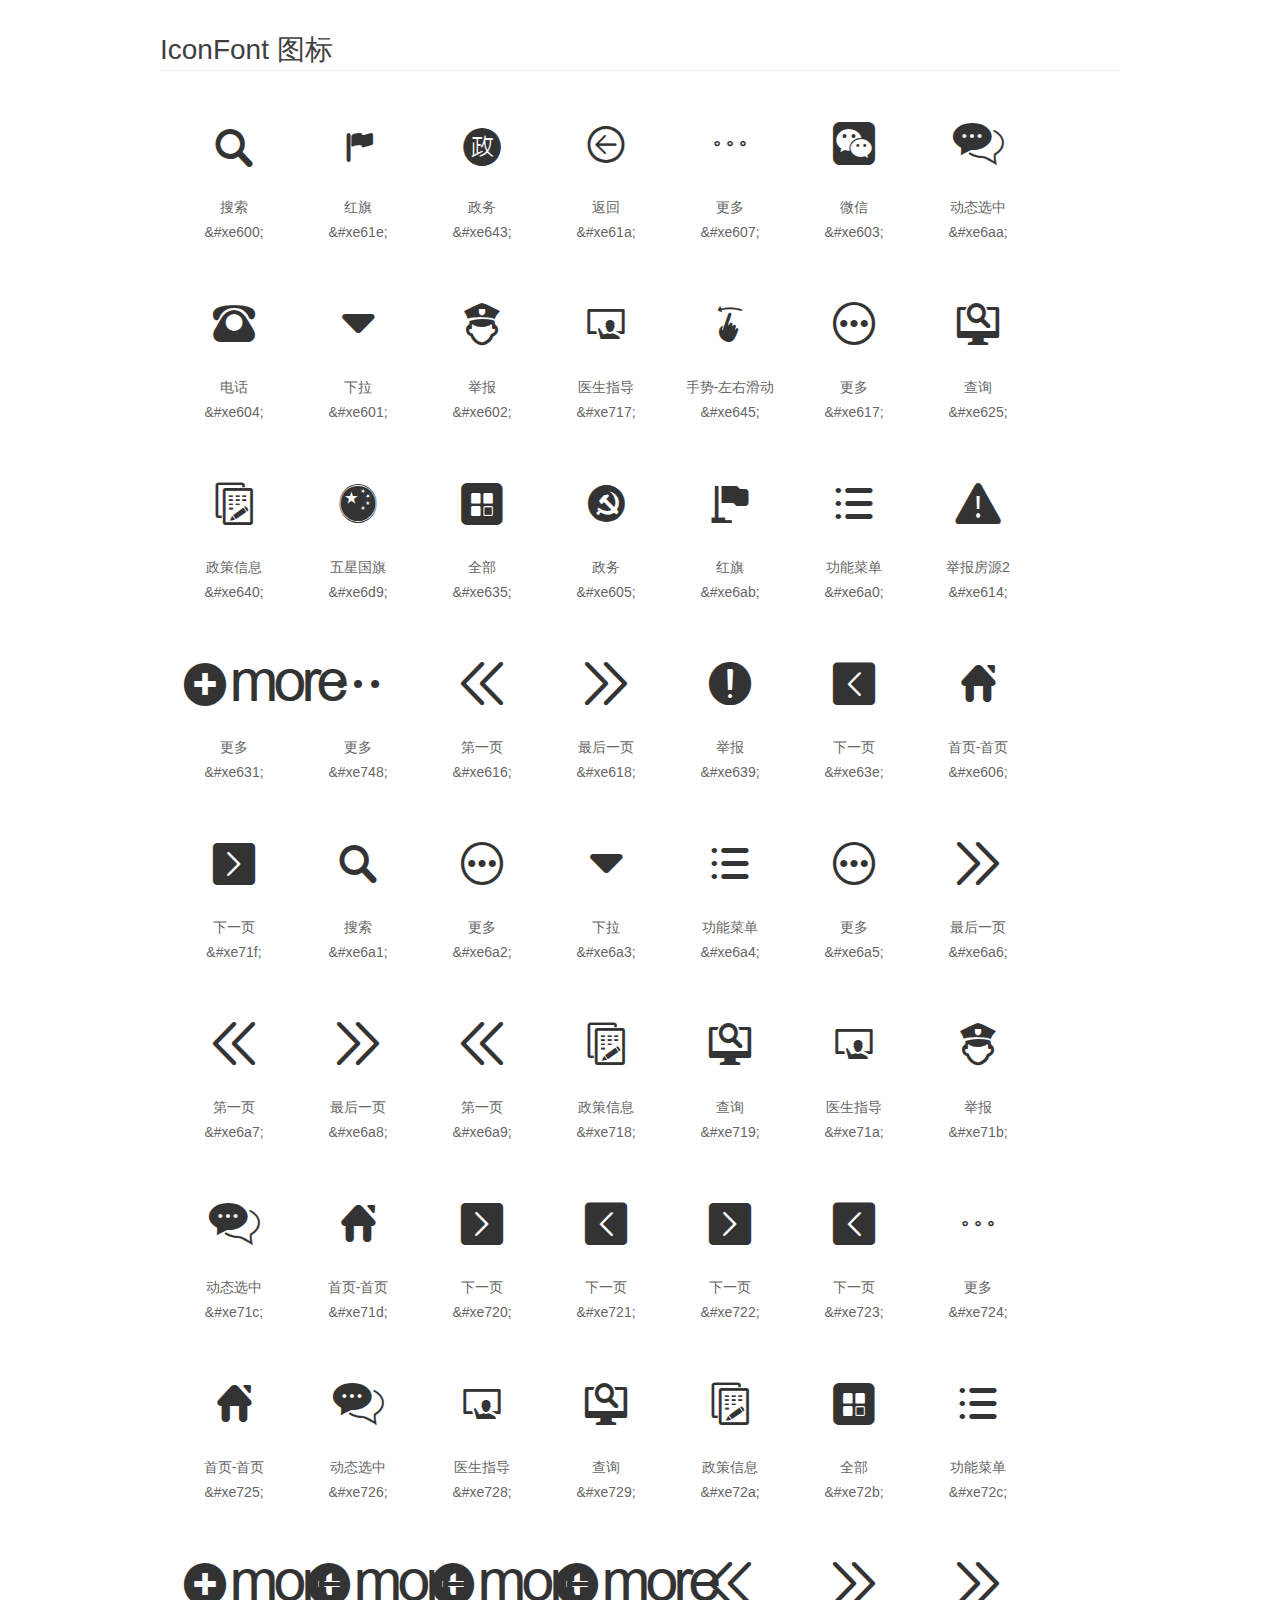
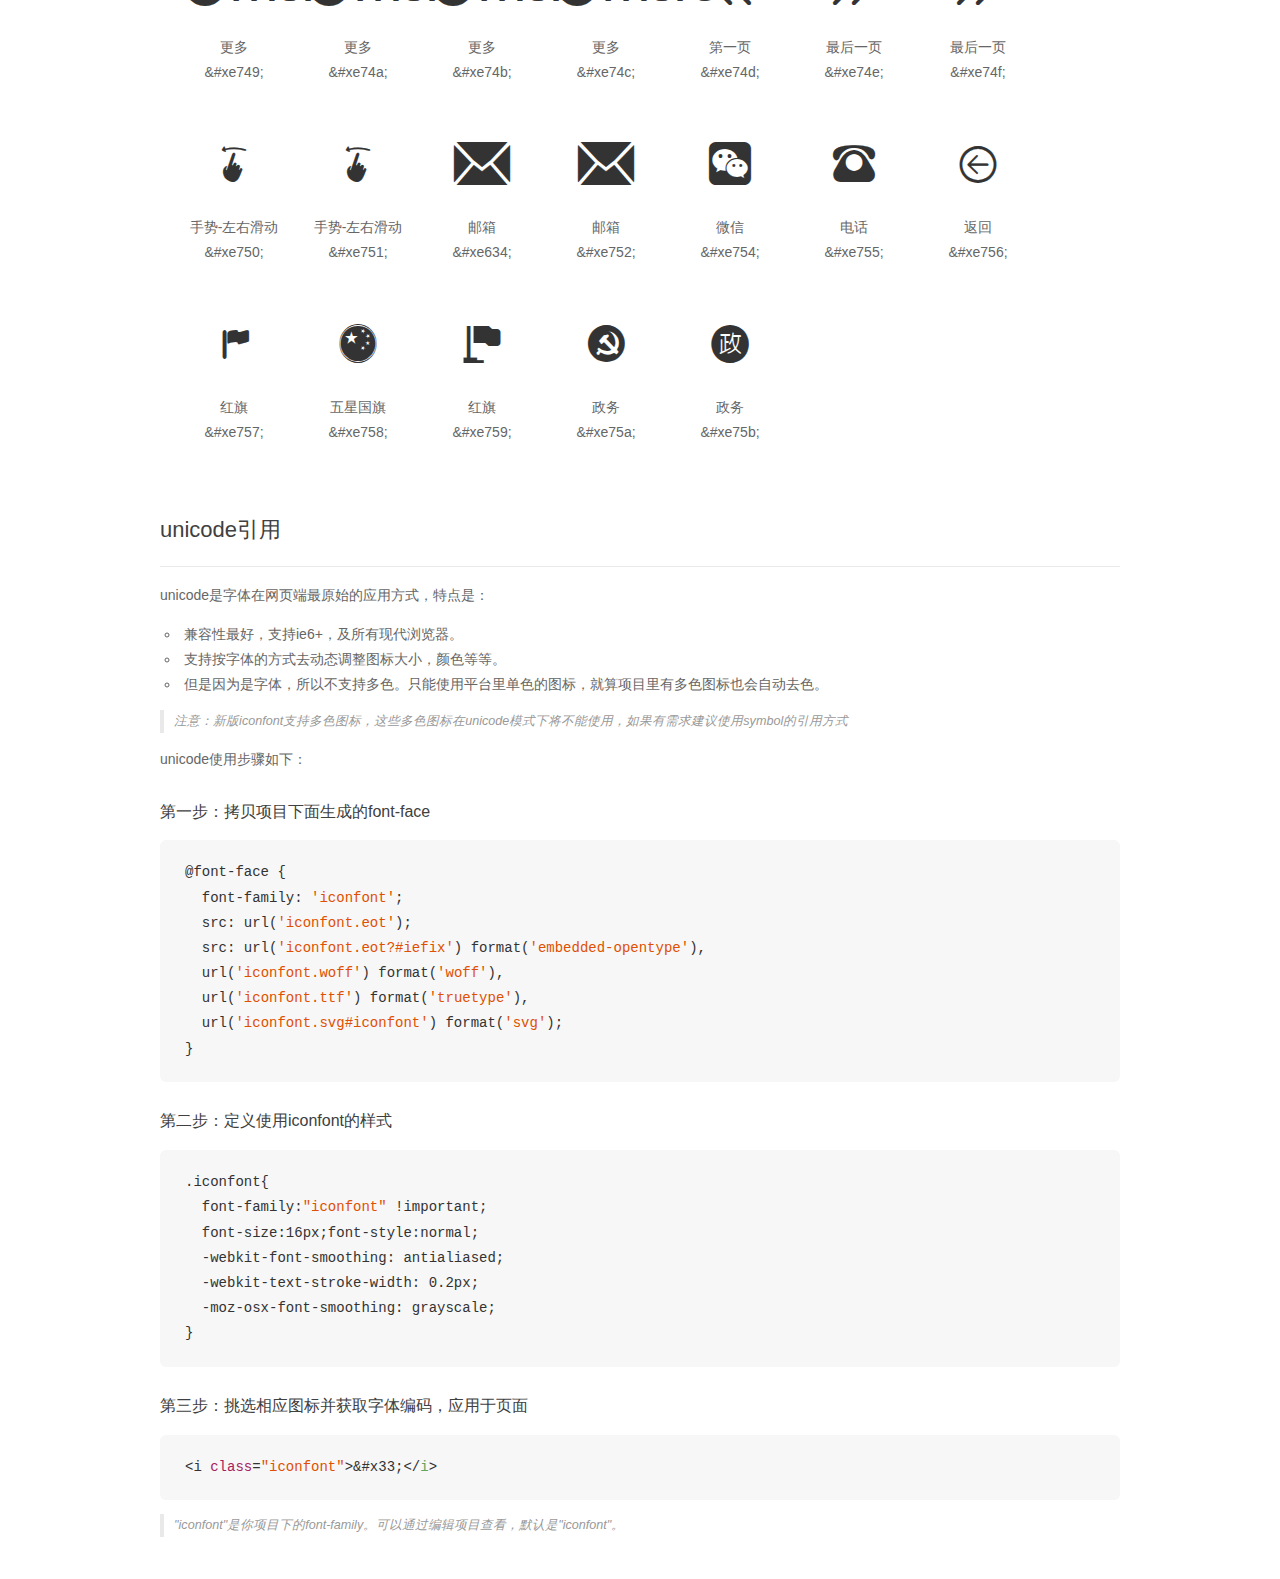
<file: resource/iconfont/demo_unicode.html>
<!DOCTYPE html>
<html>
<head>
    <meta charset="utf-8"/>
    <title>IconFont</title>
    <link rel="stylesheet" href="demo.css">

    <style type="text/css">

        @font-face {font-family: "iconfont";
          src: url('iconfont.eot'); /* IE9*/
          src: url('iconfont.eot#iefix') format('embedded-opentype'), /* IE6-IE8 */
          url('iconfont.woff') format('woff'), /* chrome, firefox */
          url('iconfont.ttf') format('truetype'), /* chrome, firefox, opera, Safari, Android, iOS 4.2+*/
          url('iconfont.svg#iconfont') format('svg'); /* iOS 4.1- */
        }

        .iconfont {
          font-family:"iconfont" !important;
          font-size:16px;
          font-style:normal;
          -webkit-font-smoothing: antialiased;
          -webkit-text-stroke-width: 0.2px;
          -moz-osx-font-smoothing: grayscale;
        }

    </style>
</head>
<body>
    <div class="main markdown">
        <h1>IconFont 图标</h1>
        <ul class="icon_lists clear">
            
                <li>
                <i class="icon iconfont">&#xe600;</i>
                    <div class="name">搜索</div>
                    <div class="code">&amp;#xe600;</div>
                </li>
            
                <li>
                <i class="icon iconfont">&#xe61e;</i>
                    <div class="name">红旗</div>
                    <div class="code">&amp;#xe61e;</div>
                </li>
            
                <li>
                <i class="icon iconfont">&#xe643;</i>
                    <div class="name">政务</div>
                    <div class="code">&amp;#xe643;</div>
                </li>
            
                <li>
                <i class="icon iconfont">&#xe61a;</i>
                    <div class="name">返回</div>
                    <div class="code">&amp;#xe61a;</div>
                </li>
            
                <li>
                <i class="icon iconfont">&#xe607;</i>
                    <div class="name">更多</div>
                    <div class="code">&amp;#xe607;</div>
                </li>
            
                <li>
                <i class="icon iconfont">&#xe603;</i>
                    <div class="name">微信</div>
                    <div class="code">&amp;#xe603;</div>
                </li>
            
                <li>
                <i class="icon iconfont">&#xe6aa;</i>
                    <div class="name">动态选中</div>
                    <div class="code">&amp;#xe6aa;</div>
                </li>
            
                <li>
                <i class="icon iconfont">&#xe604;</i>
                    <div class="name">电话</div>
                    <div class="code">&amp;#xe604;</div>
                </li>
            
                <li>
                <i class="icon iconfont">&#xe601;</i>
                    <div class="name">下拉</div>
                    <div class="code">&amp;#xe601;</div>
                </li>
            
                <li>
                <i class="icon iconfont">&#xe602;</i>
                    <div class="name">举报</div>
                    <div class="code">&amp;#xe602;</div>
                </li>
            
                <li>
                <i class="icon iconfont">&#xe717;</i>
                    <div class="name">医生指导</div>
                    <div class="code">&amp;#xe717;</div>
                </li>
            
                <li>
                <i class="icon iconfont">&#xe645;</i>
                    <div class="name">手势-左右滑动</div>
                    <div class="code">&amp;#xe645;</div>
                </li>
            
                <li>
                <i class="icon iconfont">&#xe617;</i>
                    <div class="name">更多</div>
                    <div class="code">&amp;#xe617;</div>
                </li>
            
                <li>
                <i class="icon iconfont">&#xe625;</i>
                    <div class="name">查询</div>
                    <div class="code">&amp;#xe625;</div>
                </li>
            
                <li>
                <i class="icon iconfont">&#xe640;</i>
                    <div class="name">政策信息</div>
                    <div class="code">&amp;#xe640;</div>
                </li>
            
                <li>
                <i class="icon iconfont">&#xe6d9;</i>
                    <div class="name">五星国旗</div>
                    <div class="code">&amp;#xe6d9;</div>
                </li>
            
                <li>
                <i class="icon iconfont">&#xe635;</i>
                    <div class="name">全部</div>
                    <div class="code">&amp;#xe635;</div>
                </li>
            
                <li>
                <i class="icon iconfont">&#xe605;</i>
                    <div class="name">政务</div>
                    <div class="code">&amp;#xe605;</div>
                </li>
            
                <li>
                <i class="icon iconfont">&#xe6ab;</i>
                    <div class="name">红旗</div>
                    <div class="code">&amp;#xe6ab;</div>
                </li>
            
                <li>
                <i class="icon iconfont">&#xe6a0;</i>
                    <div class="name">功能菜单</div>
                    <div class="code">&amp;#xe6a0;</div>
                </li>
            
                <li>
                <i class="icon iconfont">&#xe614;</i>
                    <div class="name">举报房源2</div>
                    <div class="code">&amp;#xe614;</div>
                </li>
            
                <li>
                <i class="icon iconfont">&#xe631;</i>
                    <div class="name">更多</div>
                    <div class="code">&amp;#xe631;</div>
                </li>
            
                <li>
                <i class="icon iconfont">&#xe748;</i>
                    <div class="name">更多</div>
                    <div class="code">&amp;#xe748;</div>
                </li>
            
                <li>
                <i class="icon iconfont">&#xe616;</i>
                    <div class="name">第一页</div>
                    <div class="code">&amp;#xe616;</div>
                </li>
            
                <li>
                <i class="icon iconfont">&#xe618;</i>
                    <div class="name">最后一页</div>
                    <div class="code">&amp;#xe618;</div>
                </li>
            
                <li>
                <i class="icon iconfont">&#xe639;</i>
                    <div class="name">举报</div>
                    <div class="code">&amp;#xe639;</div>
                </li>
            
                <li>
                <i class="icon iconfont">&#xe63e;</i>
                    <div class="name">下一页</div>
                    <div class="code">&amp;#xe63e;</div>
                </li>
            
                <li>
                <i class="icon iconfont">&#xe606;</i>
                    <div class="name">首页-首页</div>
                    <div class="code">&amp;#xe606;</div>
                </li>
            
                <li>
                <i class="icon iconfont">&#xe71f;</i>
                    <div class="name">下一页 </div>
                    <div class="code">&amp;#xe71f;</div>
                </li>
            
                <li>
                <i class="icon iconfont">&#xe6a1;</i>
                    <div class="name">搜索</div>
                    <div class="code">&amp;#xe6a1;</div>
                </li>
            
                <li>
                <i class="icon iconfont">&#xe6a2;</i>
                    <div class="name">更多</div>
                    <div class="code">&amp;#xe6a2;</div>
                </li>
            
                <li>
                <i class="icon iconfont">&#xe6a3;</i>
                    <div class="name">下拉</div>
                    <div class="code">&amp;#xe6a3;</div>
                </li>
            
                <li>
                <i class="icon iconfont">&#xe6a4;</i>
                    <div class="name">功能菜单</div>
                    <div class="code">&amp;#xe6a4;</div>
                </li>
            
                <li>
                <i class="icon iconfont">&#xe6a5;</i>
                    <div class="name">更多</div>
                    <div class="code">&amp;#xe6a5;</div>
                </li>
            
                <li>
                <i class="icon iconfont">&#xe6a6;</i>
                    <div class="name">最后一页</div>
                    <div class="code">&amp;#xe6a6;</div>
                </li>
            
                <li>
                <i class="icon iconfont">&#xe6a7;</i>
                    <div class="name">第一页</div>
                    <div class="code">&amp;#xe6a7;</div>
                </li>
            
                <li>
                <i class="icon iconfont">&#xe6a8;</i>
                    <div class="name">最后一页</div>
                    <div class="code">&amp;#xe6a8;</div>
                </li>
            
                <li>
                <i class="icon iconfont">&#xe6a9;</i>
                    <div class="name">第一页</div>
                    <div class="code">&amp;#xe6a9;</div>
                </li>
            
                <li>
                <i class="icon iconfont">&#xe718;</i>
                    <div class="name">政策信息</div>
                    <div class="code">&amp;#xe718;</div>
                </li>
            
                <li>
                <i class="icon iconfont">&#xe719;</i>
                    <div class="name">查询</div>
                    <div class="code">&amp;#xe719;</div>
                </li>
            
                <li>
                <i class="icon iconfont">&#xe71a;</i>
                    <div class="name">医生指导</div>
                    <div class="code">&amp;#xe71a;</div>
                </li>
            
                <li>
                <i class="icon iconfont">&#xe71b;</i>
                    <div class="name">举报</div>
                    <div class="code">&amp;#xe71b;</div>
                </li>
            
                <li>
                <i class="icon iconfont">&#xe71c;</i>
                    <div class="name">动态选中</div>
                    <div class="code">&amp;#xe71c;</div>
                </li>
            
                <li>
                <i class="icon iconfont">&#xe71d;</i>
                    <div class="name">首页-首页</div>
                    <div class="code">&amp;#xe71d;</div>
                </li>
            
                <li>
                <i class="icon iconfont">&#xe720;</i>
                    <div class="name">下一页 </div>
                    <div class="code">&amp;#xe720;</div>
                </li>
            
                <li>
                <i class="icon iconfont">&#xe721;</i>
                    <div class="name">下一页</div>
                    <div class="code">&amp;#xe721;</div>
                </li>
            
                <li>
                <i class="icon iconfont">&#xe722;</i>
                    <div class="name">下一页 </div>
                    <div class="code">&amp;#xe722;</div>
                </li>
            
                <li>
                <i class="icon iconfont">&#xe723;</i>
                    <div class="name">下一页</div>
                    <div class="code">&amp;#xe723;</div>
                </li>
            
                <li>
                <i class="icon iconfont">&#xe724;</i>
                    <div class="name">更多</div>
                    <div class="code">&amp;#xe724;</div>
                </li>
            
                <li>
                <i class="icon iconfont">&#xe725;</i>
                    <div class="name">首页-首页</div>
                    <div class="code">&amp;#xe725;</div>
                </li>
            
                <li>
                <i class="icon iconfont">&#xe726;</i>
                    <div class="name">动态选中</div>
                    <div class="code">&amp;#xe726;</div>
                </li>
            
                <li>
                <i class="icon iconfont">&#xe728;</i>
                    <div class="name">医生指导</div>
                    <div class="code">&amp;#xe728;</div>
                </li>
            
                <li>
                <i class="icon iconfont">&#xe729;</i>
                    <div class="name">查询</div>
                    <div class="code">&amp;#xe729;</div>
                </li>
            
                <li>
                <i class="icon iconfont">&#xe72a;</i>
                    <div class="name">政策信息</div>
                    <div class="code">&amp;#xe72a;</div>
                </li>
            
                <li>
                <i class="icon iconfont">&#xe72b;</i>
                    <div class="name">全部</div>
                    <div class="code">&amp;#xe72b;</div>
                </li>
            
                <li>
                <i class="icon iconfont">&#xe72c;</i>
                    <div class="name">功能菜单</div>
                    <div class="code">&amp;#xe72c;</div>
                </li>
            
                <li>
                <i class="icon iconfont">&#xe749;</i>
                    <div class="name">更多</div>
                    <div class="code">&amp;#xe749;</div>
                </li>
            
                <li>
                <i class="icon iconfont">&#xe74a;</i>
                    <div class="name">更多</div>
                    <div class="code">&amp;#xe74a;</div>
                </li>
            
                <li>
                <i class="icon iconfont">&#xe74b;</i>
                    <div class="name">更多</div>
                    <div class="code">&amp;#xe74b;</div>
                </li>
            
                <li>
                <i class="icon iconfont">&#xe74c;</i>
                    <div class="name">更多</div>
                    <div class="code">&amp;#xe74c;</div>
                </li>
            
                <li>
                <i class="icon iconfont">&#xe74d;</i>
                    <div class="name">第一页</div>
                    <div class="code">&amp;#xe74d;</div>
                </li>
            
                <li>
                <i class="icon iconfont">&#xe74e;</i>
                    <div class="name">最后一页</div>
                    <div class="code">&amp;#xe74e;</div>
                </li>
            
                <li>
                <i class="icon iconfont">&#xe74f;</i>
                    <div class="name">最后一页</div>
                    <div class="code">&amp;#xe74f;</div>
                </li>
            
                <li>
                <i class="icon iconfont">&#xe750;</i>
                    <div class="name">手势-左右滑动</div>
                    <div class="code">&amp;#xe750;</div>
                </li>
            
                <li>
                <i class="icon iconfont">&#xe751;</i>
                    <div class="name">手势-左右滑动</div>
                    <div class="code">&amp;#xe751;</div>
                </li>
            
                <li>
                <i class="icon iconfont">&#xe634;</i>
                    <div class="name">邮箱</div>
                    <div class="code">&amp;#xe634;</div>
                </li>
            
                <li>
                <i class="icon iconfont">&#xe752;</i>
                    <div class="name">邮箱</div>
                    <div class="code">&amp;#xe752;</div>
                </li>
            
                <li>
                <i class="icon iconfont">&#xe754;</i>
                    <div class="name">微信</div>
                    <div class="code">&amp;#xe754;</div>
                </li>
            
                <li>
                <i class="icon iconfont">&#xe755;</i>
                    <div class="name">电话</div>
                    <div class="code">&amp;#xe755;</div>
                </li>
            
                <li>
                <i class="icon iconfont">&#xe756;</i>
                    <div class="name">返回</div>
                    <div class="code">&amp;#xe756;</div>
                </li>
            
                <li>
                <i class="icon iconfont">&#xe757;</i>
                    <div class="name">红旗</div>
                    <div class="code">&amp;#xe757;</div>
                </li>
            
                <li>
                <i class="icon iconfont">&#xe758;</i>
                    <div class="name">五星国旗</div>
                    <div class="code">&amp;#xe758;</div>
                </li>
            
                <li>
                <i class="icon iconfont">&#xe759;</i>
                    <div class="name">红旗</div>
                    <div class="code">&amp;#xe759;</div>
                </li>
            
                <li>
                <i class="icon iconfont">&#xe75a;</i>
                    <div class="name">政务</div>
                    <div class="code">&amp;#xe75a;</div>
                </li>
            
                <li>
                <i class="icon iconfont">&#xe75b;</i>
                    <div class="name">政务</div>
                    <div class="code">&amp;#xe75b;</div>
                </li>
            
        </ul>
        <h2 id="unicode-">unicode引用</h2>
        <hr>

        <p>unicode是字体在网页端最原始的应用方式，特点是：</p>
        <ul>
        <li>兼容性最好，支持ie6+，及所有现代浏览器。</li>
        <li>支持按字体的方式去动态调整图标大小，颜色等等。</li>
        <li>但是因为是字体，所以不支持多色。只能使用平台里单色的图标，就算项目里有多色图标也会自动去色。</li>
        </ul>
        <blockquote>
        <p>注意：新版iconfont支持多色图标，这些多色图标在unicode模式下将不能使用，如果有需求建议使用symbol的引用方式</p>
        </blockquote>
        <p>unicode使用步骤如下：</p>
        <h3 id="-font-face">第一步：拷贝项目下面生成的font-face</h3>
        <pre><code class="lang-js hljs javascript">@font-face {
  font-family: <span class="hljs-string">'iconfont'</span>;
  src: url(<span class="hljs-string">'iconfont.eot'</span>);
  src: url(<span class="hljs-string">'iconfont.eot?#iefix'</span>) format(<span class="hljs-string">'embedded-opentype'</span>),
  url(<span class="hljs-string">'iconfont.woff'</span>) format(<span class="hljs-string">'woff'</span>),
  url(<span class="hljs-string">'iconfont.ttf'</span>) format(<span class="hljs-string">'truetype'</span>),
  url(<span class="hljs-string">'iconfont.svg#iconfont'</span>) format(<span class="hljs-string">'svg'</span>);
}
</code></pre>
        <h3 id="-iconfont-">第二步：定义使用iconfont的样式</h3>
        <pre><code class="lang-js hljs javascript">.iconfont{
  font-family:<span class="hljs-string">"iconfont"</span> !important;
  font-size:<span class="hljs-number">16</span>px;font-style:normal;
  -webkit-font-smoothing: antialiased;
  -webkit-text-stroke-width: <span class="hljs-number">0.2</span>px;
  -moz-osx-font-smoothing: grayscale;
}
</code></pre>
        <h3 id="-">第三步：挑选相应图标并获取字体编码，应用于页面</h3>
        <pre><code class="lang-js hljs javascript">&lt;i <span class="hljs-class"><span class="hljs-keyword">class</span></span>=<span class="hljs-string">"iconfont"</span>&gt;&amp;#x33;<span class="xml"><span class="hljs-tag">&lt;/<span class="hljs-name">i</span>&gt;</span></span></code></pre>

        <blockquote>
        <p>"iconfont"是你项目下的font-family。可以通过编辑项目查看，默认是"iconfont"。</p>
        </blockquote>
    </div>


</body>
</html>
</file>
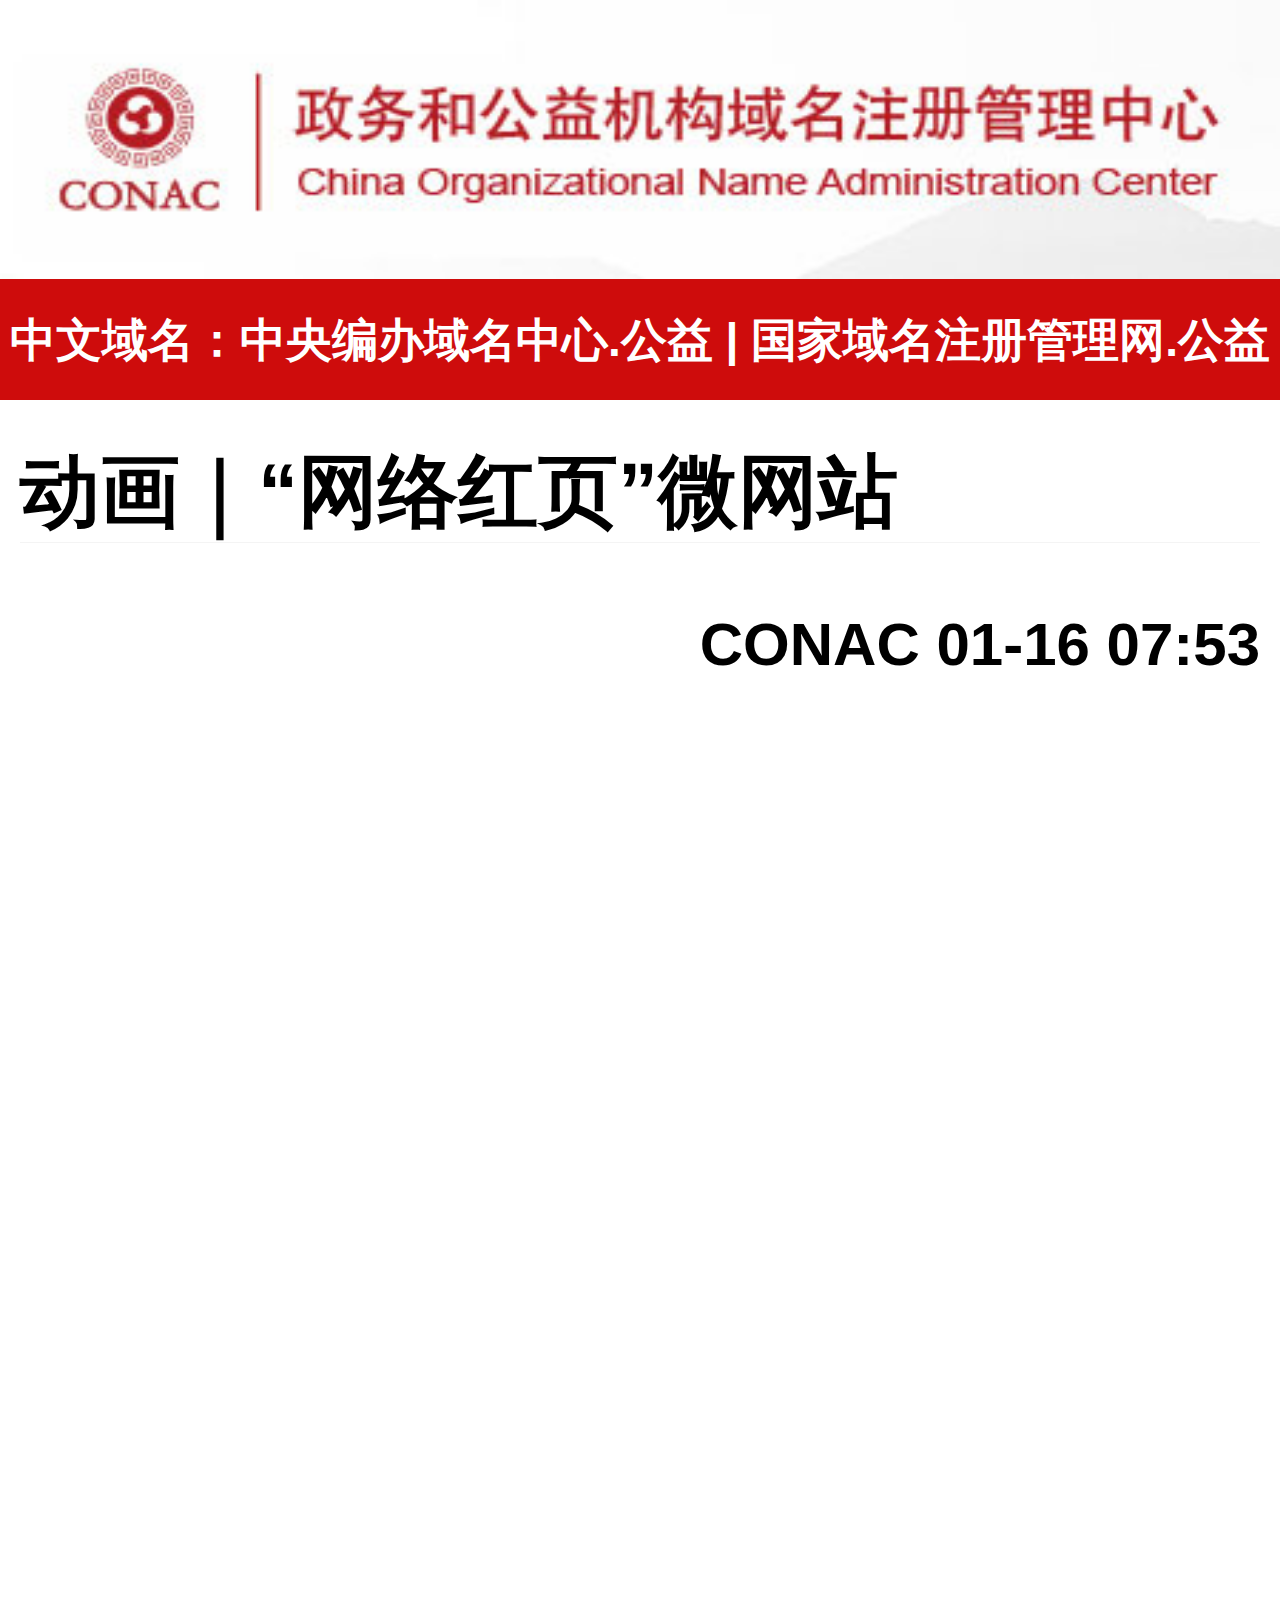
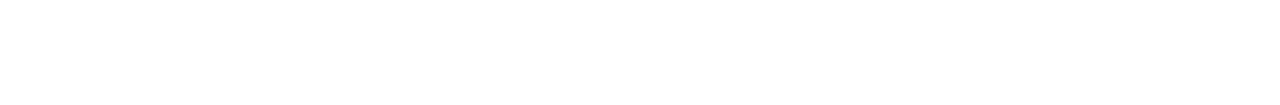
<file: template/subpage/mconacVideo.html>
<!DOCTYPE html>
<html>
	<head>
		<meta charset="UTF-8">
		<title>动画｜“网络红页”微网站</title>
		<meta name="viewport" content="width=device-width,initial-scale=1,minimum-scale=1,maximum-scale=1,user-scalable=no" />
		<meta name="apple-mobile-web-app-capable" content="yes" />
		<meta name="apple-mobile-web-app-status-bar-style" content="black" />
		<meta name="format-detection" content="telphone=no, email=no" />
		<meta name="apple-mobile-web-app-capable" content="yes">
		<meta name="screen-orientation" content="portrait">
		<meta name="x5-orientation" content="portrait">
		<meta name="full-screen" content="yes">
		<meta name="x5-fullscreen" content="true">
		<meta name="browsermode" content="application">
		<link rel="stylesheet" href="./mconacVideo.css" />
		<script type="text/javascript" src="./mconacVideo.js"></script>
	</head>
	<body>
		<img id="SeoImg" src="./SeoImg.jpg" alt="SEO抓取图片" />
		<header class="clear">
			 <img src="./logo.jpg" alt="logo" />
		</header>
		<p id="word">中文域名：中央编办域名中心.公益 | 国家域名注册管理网.公益</p>
		<section id="cont_wrap">
			<h2>动画｜“网络红页”微网站</h2>
			<p class="clear">CONAC&nbsp;01-16 07:53</p>
			<section class="cont_box">
				<div id="video">
					<!--<video poster="/r/cms/7b/be/05/f0/90/12/ff/07/xn--iwvy0y45fl4r.xn--55qw42g/bzgl/img/oceans-clip.png" height="100%" width="100%" autoplay="autoplay" preload="none" controls="controls">
						<source src="./mp4.mp4" type="video/mp4"/ />
					</video>-->
					<object height="100%" width="100%" codebase="http://download.macromedia.com/pub/shockwave/cabs/flash/swflash.cab#version=7,0,19,0" classid="clsid:D27CDB6E-AE6D-11cf-96B8-444553540000">
				        <param name="movie" value="/r/cms/ea/bf/cc/2b/63/ee/e8/01/xn--26qv4dpwd3zao4ly84ap8k9yo1zh.xn--55qw42g/default/img/flvplayer.swf" />
				        <param name="quality" value="high" />
				        <param name="allowFullScreen" value="true" />
				        <param name="FlashVars" value="vcastr_file=/u/cms/ea/bf/cc/2b/63/ee/e8/01/xn--26qv4dpwd3zao4ly84ap8k9yo1zh.xn--55qw42g/201611/101105246diw.flv&BufferTime=3" />
				        <embed height="100%" width="100%" type="application/x-shockwave-flash" pluginspage="http://www.macromedia.com/go/getflashplayer" quality="high" flashvars="vcastr_file=/u/cms/ea/bf/cc/2b/63/ee/e8/01/xn--26qv4dpwd3zao4ly84ap8k9yo1zh.xn--55qw42g/201611/101105246diw.flv" allowfullscreen="true" src="/r/cms/ea/bf/cc/2b/63/ee/e8/01/xn--26qv4dpwd3zao4ly84ap8k9yo1zh.xn--55qw42g/default/img/flvplayer.swf"></embed>
					</object>
				</div>
				<p>
					<span class="fr">视频2|本站编辑</span>
				</p>
			</section>
		</section>
	</body>
</html>
</file>
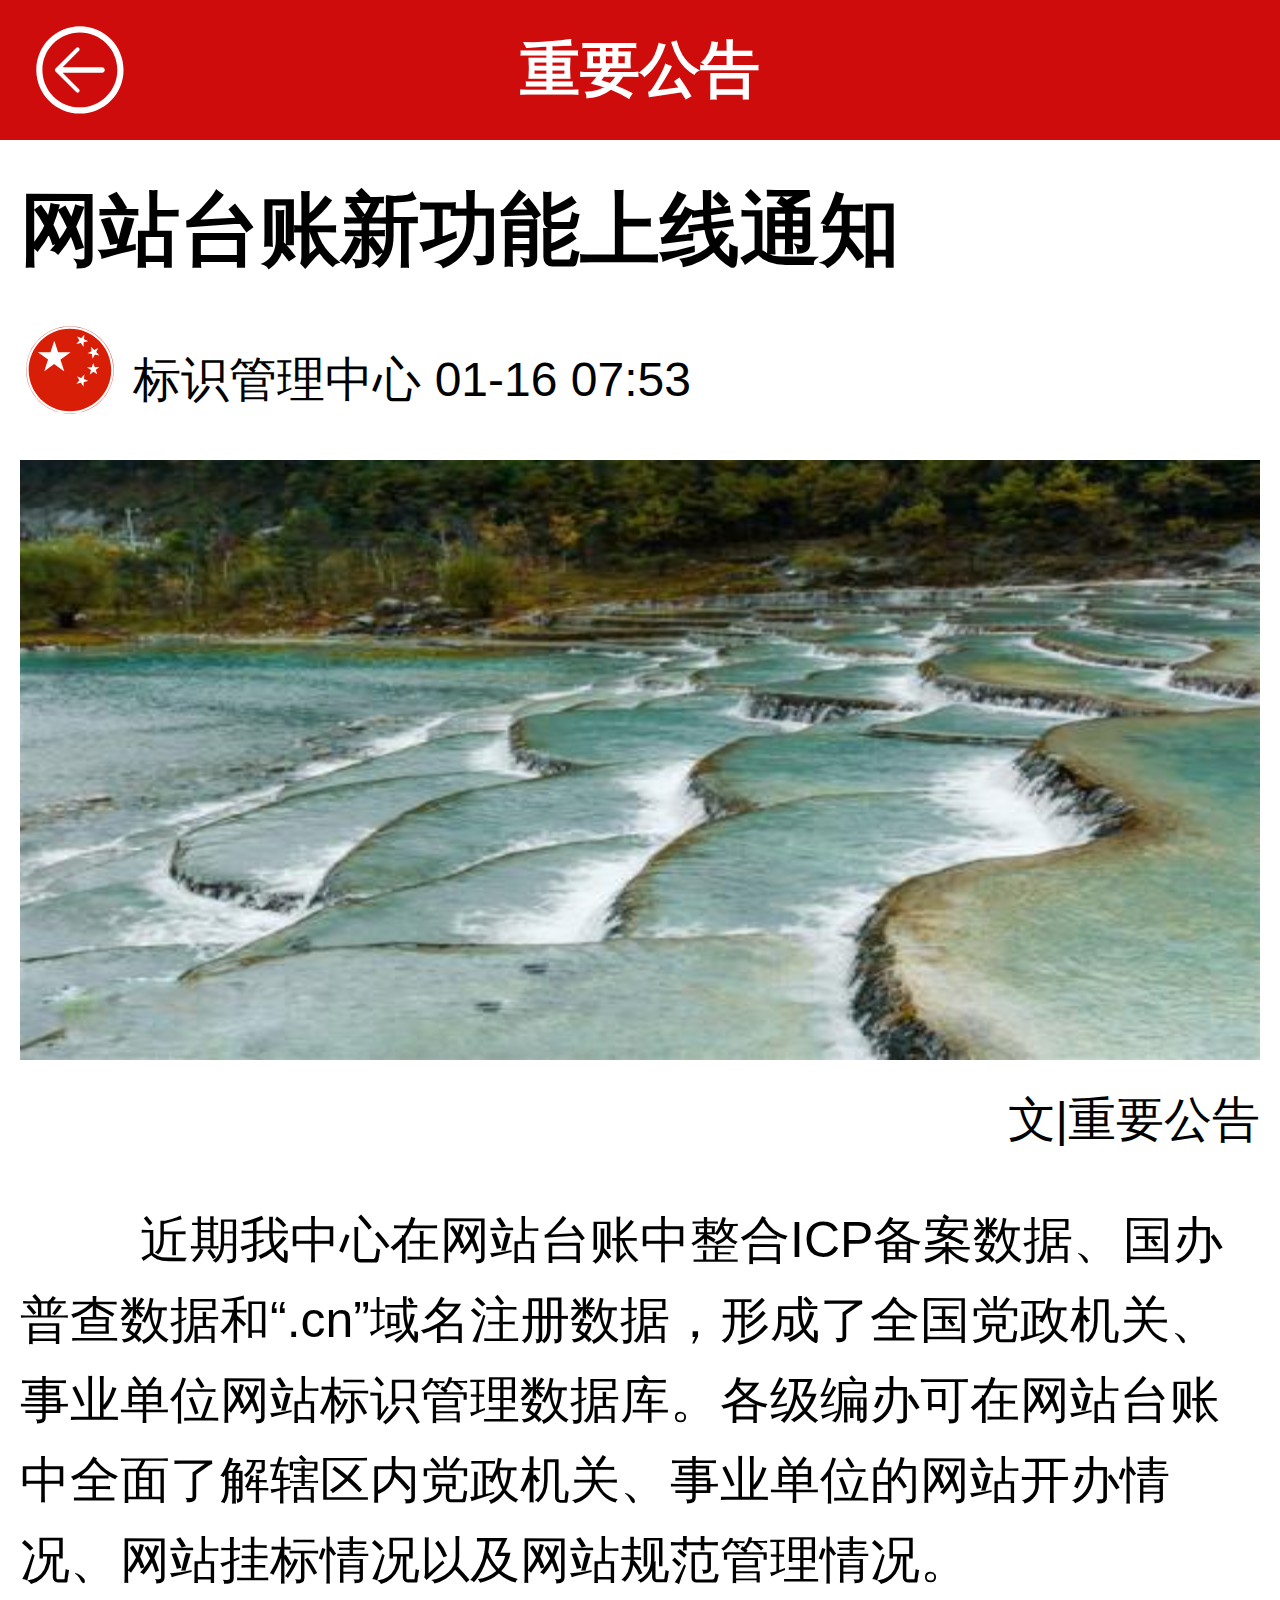
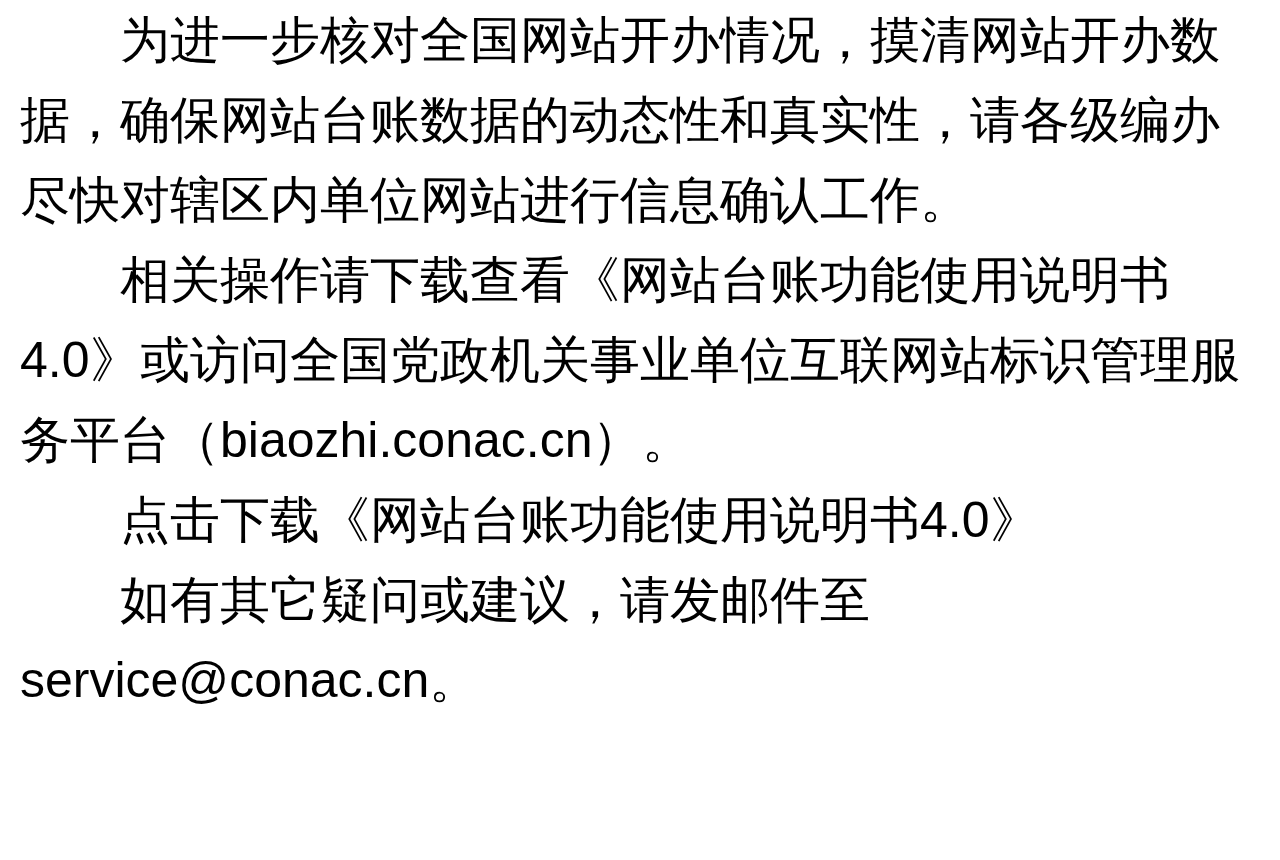
<file: template/subpage/subpage2.html>
<!DOCTYPE html>
	<html>
		<head>
			<meta charset="UTF-8">
			<title>网站台账新功能上线通知</title>
			<meta name="viewport" content="width=device-width,initial-scale=1,minimum-scale=1,maximum-scale=1,user-scalable=no" />
			<meta name="apple-mobile-web-app-capable" content="yes" />
			<meta name="apple-mobile-web-app-status-bar-style" content="black" />
			<meta name="format-detection" content="telphone=no, email=no" />
			<link rel="stylesheet" href="../../css/init.css" />
			<link rel="stylesheet" href="../../css/CommonSubpage.css" />
			<script type="text/javascript" src="../../js/rem.js" ></script>	
			<script type="text/javascript" src="../../js/zepto.min.js" ></script>
			<script type="text/javascript" src="../../resource/iconfont/iconfont.js" ></script>
			<style type="text/css">
				.icon {
				   width: 0.5rem; height: 0.5rem;
				   vertical-align: 0.1rem;
				   fill: currentColor;
				   overflow: hidden;
				   color: #FFFFFF;
				}
			</style>
		</head>
		<body>
			<header class="clear">
				 重要公告
				<div class="fl">
					<svg class="icon fl" aria-hidden="true">
				  		<use xlink:href="#icon-fanhui"></use>
					</svg>
				</div>
			</header>
			<section class="cont_wrap">
				<h2>网站台账新功能上线通知</h2>
				<p class="clear">
					<span>
						<svg class="icon fl" aria-hidden="true">
				  			<use xlink:href="#icon-five-star-flag-copy"></use>
						</svg>
					</span>
					&nbsp;标识管理中心&nbsp;01-16 07:53
				</p>
				<section class="cont_box">
					<img src="../../img/resourceImg/list1.jpg" alt="新闻图片"/>
					<p>
						<span class="fr">文|重要公告</span>
					</p>
					<article class="text">
						近期我中心在网站台账中整合ICP备案数据、国办普查数据和“.cn”域名注册数据，形成了全国党政机关、事业单位网站标识管理数据库。各级编办可在网站台账中全面了解辖区内党政机关、事业单位的网站开办情况、网站挂标情况以及网站规范管理情况。<br />
					　　为进一步核对全国网站开办情况，摸清网站开办数据，确保网站台账数据的动态性和真实性，请各级编办尽快对辖区内单位网站进行信息确认工作。<br />
					　　相关操作请下载查看《网站台账功能使用说明书4.0》或访问全国党政机关事业单位互联网站标识管理服务平台（biaozhi.conac.cn）。<br />
					　　点击下载《网站台账功能使用说明书4.0》<br />
					　　如有其它疑问或建议，请发邮件至service@conac.cn。<br />
					</article>
					<p></p>
				</section>
			</section>
		</body>
		<script>
			$(function(){
				$("header div").tap(function(){
					history.back();
				})
			})
		</script>
	</html>
</file>
<file: css/index.css>
/*header css*/
		header { height: 0.7rem; width: 100%; position: fixed; top: 0; left: 0; background: rgba(244,244,244,0); z-index: 10; box-sizing: border-box; }
			.header_more{ width: 0.7rem; height: 0.7rem; margin-left: 0.15rem; margin-right: 0.3rem; line-height: 0.7rem; text-align: center;}
			.more_box { height: 100%; width: 78.125%; position: fixed; top: 0; left: -6rem;  transition:  all 0.1s; background: #FFFFFF; z-index: 900; overflow: hidden;}			
				.more_img { height: 35%; width: 100%; background: url(../img/banner3.jpg) no-repeat; background-size: cover; overflow: hidden; position: absolute;}
					.more_logo { width: 2.4rem; height: 1.2rem; margin: 0.1rem 0 0 1.3rem;}
					.more_logo div { height: 1.2rem; width: 1rem;}
					.more_logo img { height: 100%; width: 100%;}
					.more_img p { text-align: center; height: 0.8rem; line-height: 0.8rem; height: 1rem; font-size: 0.4rem; color: #ce0c0d; font-weight: 800;}
				.shade { width: 21.875%; height: 100%;display: none; position: fixed; right: 0; top: 0; background: #7a7171; z-index: 1000; }
						
			/*header search*/
			.search { height: 0.5rem; width: 71%; padding: 0.1rem 0.4rem 0 0.2rem; margin-top: 0.1rem; margin-right: 7%; background: rgba(155,155,155,0.2); border: 1px solid rgba(175,175,175,0.3); border-radius: 6px;}
			.search .search_icon { height: 100%; line-height: 0.5rem; width: 0.5rem;}
			.search p { font-size: 0.2rem; color: #666; font-weight: 800; margin-left: 0.45rem; margin-top: 0.02rem;}
			
			.more_list_box { width: 100%; height: 65%; background:#FFFFFF; margin-top: 3.6rem; overflow: hidden;}
				.more_list_box ul { width: 100%; height: 100%; overflow: hidden;}
				.more_list_box ul li { width: 100%; height: 0.8rem; line-height: 0.8rem; border-bottom: 1px solid #edebf6; margin: 0.15rem 0;}
				.more_list_icon { height: 0.6rem; width: 0.6rem; line-height: 1rem; margin: 0.2rem 0 0 0.2rem;}
				.more_list_box ul li p { height:100%; font-size: 0.28rem; font-weight: 800; color: #000000; margin-left: 0.4rem; }
				.more_list_box ul li p a { color: #000000;}
				.more_list_box ul li p a:active { color:#FF0000;}
			/*公共查询头部单独样式*/
			.common_query_title { height: 0.7rem; line-height: 0.7rem; width: 3rem; font-size: 0.4rem; color: #FFFFFF; font-weight: 800; margin-left: 1.2rem;}
			
			
		#main{height: 100%; width: 100%; overflow-y: scroll; background:#FFFFFF;}
		/*banner图  css*/
		#banner {width: 6.4rem; height: 3rem;}
		#banner .swiper-pagination-bullet {background-color: #b76e68;}
		#banner .swiper-pagination-bullet-active {background-color: red;}
		.swiper-pagination,.swiper-pagination-bullets { margin-bottom: 0;}
		
		/*nav*/
		#index_nav { height: 0.7rem; width: 100%; overflow: hidden; background: #FFFFFF;}
			#index_nav p{ height: 100%; width: 100%; line-height: 0.7rem; text-align: center; font-size: 0.23rem; color: #FFFFFF; font-weight: 800;  background: #ce0c0c;  } 
			#index_nav p span{ font-size: 0.36rem; font-style: italic; margin: 0 0.05rem 0 0.05rem;}
			
		/*九宫格区*/
		.list_box { height: 2.9rem; width: 100%; background: #FFFFFF;}
			.listTitle { height: 0.5rem; line-height: 0.5rem; width: 100%; font-size: 0.24rem; color: #000; font-weight: 800; text-align: center;}
			.list_wrap { height: 3rem; width: 100%; background: #FFFFFF; overflow: hidden; }
			.list_wrap ul { height: 3rem; width: 95%; margin: 0 auto; }
			.list_wrap li { width: 1rem; height: 1.2rem; margin: 0.1rem 0.2rem 0rem 0.25rem; float: left; }
			.list_wrap li a {font-size: 0.07rem; color: #121212; display: block; }
			.list_wrap li a:active span{ text-decoration: underline; color: #FF0000;}
			.list_wrap li span { height: 0.2rem; width: 1rem; display: block; font-size: 0.24rem; font-weight: 800; line-height: 0.3rem; text-align: center; color: #184f78; margin: 0.06rem auto;}
			.list_wrap li img { height: 0.8rem; width: 0.8rem; margin: 0 auto;}
				.unit li { margin-bottom: 0.25rem;}
				.unit li span{ color: #184f78;}
	

		/*重要公告*/
		#notice { width: 100%; height: 0.5rem; margin: 0rem 0 0.2rem 0;}
			.imp_new_wap { height: 0.5rem; width: 100%; margin: 0rem auto 0.2rem auto; overflow: hidden; background: #d9d5d6;}
			.imp_new_title { height: 100%; width: 25%; line-height: 100%; } 
			.imp_new_title h2 { height: 0.5rem; font-size: 0.22rem; color: #000000; line-height: 0.5rem;} 
			.imp_new_title span { height: 100%; width: 0.7rem; display: inline-block; text-align: center; margin-right: 0.1rem; background: #FF0000; font-size: 0.2rem; color: #FFFFFF;} 
			.imp_new_cont { height: 0.5rem; width: 62%;} 
			.imp_new_cont ul { width: 100%; margin: 0 auto; position: relative; }
			.imp_new_cont li { height: 0.5rem; width: 100%; line-height: 0.5rem; overflow: hidden; position: absolute; left: 0;}
			.imp_new_cont ul li:nth-of-type(1) { top: 0;}
			.imp_new_cont ul li:nth-of-type(2) { top: 0.5rem;}
			.imp_new_cont ul li:nth-of-type(3) { top: 1rem;}
			.imp_new_cont a { display: block; height: 0.5rem; line-height: 0.5rem; width: 100%; overflow: hidden; font-size: 0.22rem; color: #000; 
				overflow: hidden; text-overflow: ellipsis; white-space: nowrap;
			}
			.imp_new_more { height: 100%; width: 11%; line-height: 0.5rem; text-align: center; margin-right: 0.1rem;}
			
		/*内容区*/	
		#content { width: 100%; height: 100%; }			
			.comm_wrap { width: 100%; background: #FFFFFF; border-bottom: 1px solid #e5e5e5; padding-bottom: 0.1rem; margin-bottom: 0.1rem; }
			.comm_wrap_header { width: 100%; height: 0.6rem; line-height: 0.6rem; background: rgba(244,244,244,0.6); margin-bottom: 0.1rem;}
			.comm_wrap_header h2 { font-size: 0.3rem; color: #333333; font-weight: 800;  margin-left: 2.5rem;}
			.comm_wrap_header h2 span { font-size: 0.4rem; color: #CE0C0D; }
			.comm_cont { width: 100%;}
			.comm_more { font-size: 0.22rem; font-weight: 800; color: #1d4a9b; margin-right: 0.1rem;}
			.comm_cont ul { width: 100%; margin: 0 auto;}
			.comm_cont ul li { width: 100%; height: 0.5rem; line-height: 0.5rem; padding-left: 0.4rem; padding-right: 0.1rem; overflow: hidden; background: url(../img/dot.jpg) no-repeat 0.2rem 0.25rem;}
			.comm_cont ul li a { display: block; height: 100%; width: 100%; color: #000000; font-size: 0.24rem; line-height: 0.6rem; overflow: hidden; text-overflow: ellipsis; white-space: nowrap;}
		 	.comm_cont ul li:nth-of-type(1) { height: 1.8rem; line-height: 1.8rem; background: none; padding-left: 0.1rem;}
		 	.comm_cont ul li:nth-of-type(1) img { height: 1.5rem; width: 40%; float: left; margin: 0.1rem 0 0 0;}
		 	.comm_cont ul li:nth-of-type(1) p:nth-of-type(1) { float: left; color: #000000; font-size: 0.3rem; line-height: 0.5rem; height: 1rem; width: 55%; margin: 0 0 0 0.2rem;
		 		 overflow : hidden;text-overflow: ellipsis; display: -webkit-box; white-space: pre-wrap;-webkit-line-clamp: 2;-webkit-box-orient: vertical; font-weight: 800;
		 	}
			.comm_cont ul li:nth-of-type(1) p:nth-of-type(2) { float: left; width: 55%;}	
			.comm_cont ul li:nth-of-type(1) p:nth-of-type(2) span {float: left; font-size: 0.2rem; color: #666; margin-left: 0.3rem;}   
			.comm_cont ul li:nth-of-type(1) p:nth-of-type(2) em { float: right; font-size: 0.2rem; color: #666;}
</file>
<file: css/init.css>
/*初始化标签*/
body,html,div,img,span,h1,h2,h3,h4,h5,i,em,strong,textarea,form,td,tr,ul,li,dl,input,header,p,select,option { margin: 0; padding: 0;}
html{ overflow-y:scroll;}
a{ text-decoration: none; }
a:active{ text-decoration: underline; color: red;}
img{ border: none; display: block;}
ul,ol{ list-style: none;}
em,i{ font-style:normal;}
table { border-collapse:collapse; border-spacing:0; }

html{
    -webkit-tap-highlight-color: rgba(0,0,0,0);/*去掉触摸遮盖层*/
    /*-webkit-user-modify: read-write-plaintext-only;*/
    -webkit-user-select: none;/*禁止用户选择文字*/
   overflow: hidden;
}

/*设置所有盒子大小计算边框内*/
*,
*:before,
*:after {
    box-sizing: border-box;
}

/*消除输入框的阴影和边框*/
input,textarea, select{
    -webkit-appearance: none; /*去掉webkit默认的表单样式*/
    appearance: none;
    outline: none;
    border: none;
}

/*comment css*/
body{position: relative; font-family: "Helvetica Neue", Helvetica, STHeiTi, sans-serif;}
body,html{ height: 100%; width: 100%;}
.fl{ float: left;}
.fr{ float: right;} 
.clear{ zoom: 1;}
.clear:after{ content: ""; height: 0; display: block; visibility: hidden; clear: both;}
</file>
<file: resource/iconfont/iconfont.css>
@font-face {font-family: "iconfont";
  src: url('iconfont.eot?t=1484831761229'); /* IE9*/
  src: url('iconfont.eot?t=1484831761229#iefix') format('embedded-opentype'), /* IE6-IE8 */
  url('iconfont.woff?t=1484831761229') format('woff'), /* chrome, firefox */
  url('iconfont.ttf?t=1484831761229') format('truetype'), /* chrome, firefox, opera, Safari, Android, iOS 4.2+*/
  url('iconfont.svg?t=1484831761229#iconfont') format('svg'); /* iOS 4.1- */
}

.iconfont {
  font-family:"iconfont" !important;
  font-size:16px;
  font-style:normal;
  -webkit-font-smoothing: antialiased;
  -moz-osx-font-smoothing: grayscale;
}

.icon-sousuo:before { content: "\e600"; }

.icon-hongqi:before { content: "\e61e"; }

.icon-zhengwu:before { content: "\e643"; }

.icon-fanhui:before { content: "\e61a"; }

.icon-more:before { content: "\e607"; }

.icon-weixin-copy:before { content: "\e603"; }

.icon-dongtaixuanzhong:before { content: "\e6aa"; }

.icon-dianhua:before { content: "\e604"; }

.icon-xiala-copy:before { content: "\e601"; }

.icon-jubao:before { content: "\e602"; }

.icon-yishengzhidao:before { content: "\e717"; }

.icon-shoushizuoyouhuadong:before { content: "\e645"; }

.icon-liaojiegengduo:before { content: "\e617"; }

.icon-chaxun:before { content: "\e625"; }

.icon-zhengcexinxi:before { content: "\e640"; }

.icon-five-star-flag:before { content: "\e6d9"; }

.icon-quanbu:before { content: "\e635"; }

.icon-icon:before { content: "\e605"; }

.icon-hongqi1:before { content: "\e6ab"; }

.icon-gongnengcaidan:before { content: "\e6a0"; }

.icon-jubaofangyuan2:before { content: "\e614"; }

.icon-gengduo1:before { content: "\e631"; }

.icon-gengduo:before { content: "\e748"; }

.icon-diyiye:before { content: "\e616"; }

.icon-zuihouyiye:before { content: "\e618"; }

.icon-jubao1:before { content: "\e639"; }

.icon-shanyiye1:before { content: "\e63e"; }

.icon-shouye-shouye:before { content: "\e606"; }

.icon-xiayiye:before { content: "\e71f"; }

.icon-sousuo-copy:before { content: "\e6a1"; }

.icon-liaojiegengduo-copy:before { content: "\e6a2"; }

.icon-xiala-copy-copy:before { content: "\e6a3"; }

.icon-gongnengcaidan-copy:before { content: "\e6a4"; }

.icon-liaojiegengduo-copy-copy:before { content: "\e6a5"; }

.icon-zuihouyiye-copy:before { content: "\e6a6"; }

.icon-diyiye-copy:before { content: "\e6a7"; }

.icon-zuihouyiye-copy1:before { content: "\e6a8"; }

.icon-diyiye-copy1:before { content: "\e6a9"; }

.icon-zhengcexinxi-copy:before { content: "\e718"; }

.icon-chaxun-copy:before { content: "\e719"; }

.icon-yishengzhidao-copy:before { content: "\e71a"; }

.icon-jubao-copy:before { content: "\e71b"; }

.icon-dongtaixuanzhong-copy:before { content: "\e71c"; }

.icon-shouye-shouye-copy:before { content: "\e71d"; }

.icon-xiayiye-copy:before { content: "\e720"; }

.icon-shanyiye1-copy:before { content: "\e721"; }

.icon-xiayiye-copy1:before { content: "\e722"; }

.icon-shanyiye1-copy1:before { content: "\e723"; }

.icon-more-copy:before { content: "\e724"; }

.icon-shouye-shouye-copy1:before { content: "\e725"; }

.icon-dongtaixuanzhong-copy-copy:before { content: "\e726"; }

.icon-yishengzhidao-copy-copy:before { content: "\e728"; }

.icon-chaxun-copy-copy:before { content: "\e729"; }

.icon-zhengcexinxi-copy-copy:before { content: "\e72a"; }

.icon-quanbu-copy:before { content: "\e72b"; }

.icon-gongnengcaidan-copy-copy:before { content: "\e72c"; }

.icon-gengduo1-copy:before { content: "\e749"; }

.icon-gengduo1-copy-copy:before { content: "\e74a"; }

.icon-gengduo1-copy1:before { content: "\e74b"; }

.icon-gengduo1-copy2:before { content: "\e74c"; }

.icon-diyiye-copy2:before { content: "\e74d"; }

.icon-zuihouyiye-copy2:before { content: "\e74e"; }

.icon-zuihouyiye-copy3:before { content: "\e74f"; }

.icon-shoushizuoyouhuadong-copy:before { content: "\e750"; }

.icon-shoushizuoyouhuadong-copy1:before { content: "\e751"; }

.icon-youxiang:before { content: "\e634"; }

.icon-youxiang-copy:before { content: "\e752"; }

.icon-weixin-copy-copy:before { content: "\e754"; }

.icon-dianhua-copy:before { content: "\e755"; }

.icon-fanhui-copy:before { content: "\e756"; }

.icon-hongqi-copy:before { content: "\e757"; }

.icon-five-star-flag-copy:before { content: "\e758"; }

.icon-hongqi1-copy:before { content: "\e759"; }

.icon-icon-copy:before { content: "\e75a"; }

.icon-zhengwu-copy:before { content: "\e75b"; }
</file>
<file: template/subpage/mconacVideo.css>
/*初始化标签*/
			body,html,div,img,span,h1,h2,h3,h4,h5,i,em,strong,textarea,form,td,tr,ul,li,dl,input,header,p,select,option { margin: 0; padding: 0;}
			html{ overflow: hidden; height: 100%; width: 100%; -webkit-tap-highlight-color: rgba(0,0,0,0);/*去掉触摸遮盖层*/  -webkit-user-select: none;/*禁止用户选择文字*/}
			a{ text-decoration: none; }
			a:active{ text-decoration: underline; color: red;}
			img{ border: none; display: block;}
			ul,ol{ list-style: none;}
			em,i{ font-style:normal;}
			table { border-collapse:collapse; border-spacing:0; }
			/*设置所有盒子大小计算边框内*/
			*,
			*:before,
			*:after {
			    box-sizing: border-box;
			}
			/*消除输入框的阴影和边框*/
			input,textarea, select{-webkit-appearance: none; /*去掉webkit默认的表单样式*/appearance: none;outline: none;border: none;}
			/*comment css*/
			body{overflow: auto; height: 100%; width: 100%; font-family: "Helvetica Neue", Helvetica, STHeiTi, sans-serif;}
			.fl{ float: left;}
			.fr{ float: right;} 
			.clear{ zoom: 1;}
			.clear:after{ content: ""; height: 0; display: block; visibility: hidden; clear: both;}
			
			/*页面样式*/
			/*seo微信转发时显示的图片*/
			#SeoImg { width: 100%; height: 0;}
			/*header*/
			header { height: 1.4rem; width: 100%; box-sizing: border-box;font-size: 0.3rem; position: fixed; top: 0; left: 0; z-index: 100; border-bottom: 1px solid #ce0c0c;}
				header img { height: 100%; width: 100%;}
			#word { height: 0.6rem; width: 100%; margin-top: 1.4rem; font-size: 0.23rem; font-weight: 800; line-height: 0.6rem; text-align: center; color: #FFFFFF; background-color: #ce0c0c;}
			#cont_wrap { width: 100%; padding: 0 0.1rem 0 0.1rem; z-index: 1; overflow: auto; }
				#cont_wrap h2 { font-size: 0.4rem; line-height: 0.5rem; font-weight: 800; /*text-align: center;*/ color: #000000; margin: 0.21rem 0; border-bottom: 1px solid rgba(244,244,244,1);}
				#cont_wrap p { height: 0.6rem; line-height: 0.6rem; font-size: 0.3rem; font-weight: 800; text-align: right; color: #000000; margin-bottom: 0.1rem;}
				.cont_box p { margin-top: 0.2rem;}
				.cont_box p span { font-size: 0.24rem; font-weight: 800; color: #ce0c0c; }
				.text { font-size: 0.32rem; color: #000000; line-height: 0.5rem; text-indent: 0.3rem;}
				#video { height: 4rem; width: 98%; margin: 0 auto; font-size: 0.28rem;}
</file>
<file: css/CommonSubpage.css>
/*header*/
	header { height: 0.7rem; width: 100%; background: rgba(206,12,12,1); box-sizing: border-box;font-size: 0.3rem; color: #fff; line-height: 0.7rem; text-align: center; font-weight: 800;
		position: fixed; top: 0; left: 0; top: 0; z-index: 10;
	 }
		header div { width: 0.7rem; margin-top: 0.1rem; margin-left: 0.15rem; margin-right: 0.3rem; line-height: 0.7rem; text-align: center; position: absolute; left: 0; top: 0;}
	
	.cont_wrap { width: 100%; /*position: absolute; top: 0; left: 0;*/ padding: 0.7rem 0.1rem 0 0.1rem; z-index: 1; overflow: auto; }
		.cont_wrap h2 { font-size: 0.4rem; line-height: 0.5rem; font-weight: 800; color: #000000; margin: 0.2rem 0;}
		.cont_wrap p { height: 0.6rem; line-height: 0.6rem; font-size: 0.24rem; color: #000000; margin-bottom: 0.1rem;}
	.cont_box img { height: 3rem; width: 100%; }
	.cont_box p span { font-size: 0.24rem; color: #000000; }
	.text { font-size: 0.25rem; color: #000000; line-height: 0.4rem; text-indent: 0.6rem;}
</file>
<file: resource/iconfont/demo.css>
*{margin: 0;padding: 0;list-style: none;}
/*
KISSY CSS Reset
理念：1. reset 的目的不是清除浏览器的默认样式，这仅是部分工作。清除和重置是紧密不可分的。
2. reset 的目的不是让默认样式在所有浏览器下一致，而是减少默认样式有可能带来的问题。
3. reset 期望提供一套普适通用的基础样式。但没有银弹，推荐根据具体需求，裁剪和修改后再使用。
特色：1. 适应中文；2. 基于最新主流浏览器。
维护：玉伯<lifesinger@gmail.com>, 正淳<ragecarrier@gmail.com>
 */

/** 清除内外边距 **/
body, h1, h2, h3, h4, h5, h6, hr, p, blockquote, /* structural elements 结构元素 */
dl, dt, dd, ul, ol, li, /* list elements 列表元素 */
pre, /* text formatting elements 文本格式元素 */
form, fieldset, legend, button, input, textarea, /* form elements 表单元素 */
th, td /* table elements 表格元素 */ {
  margin: 0;
  padding: 0;
}

/** 设置默认字体 **/
body,
button, input, select, textarea /* for ie */ {
  font: 12px/1.5 tahoma, arial, \5b8b\4f53, sans-serif;
}
h1, h2, h3, h4, h5, h6 { font-size: 100%; }
address, cite, dfn, em, var { font-style: normal; } /* 将斜体扶正 */
code, kbd, pre, samp { font-family: courier new, courier, monospace; } /* 统一等宽字体 */
small { font-size: 12px; } /* 小于 12px 的中文很难阅读，让 small 正常化 */

/** 重置列表元素 **/
ul, ol { list-style: none; }

/** 重置文本格式元素 **/
a { text-decoration: none; }
a:hover { text-decoration: underline; }


/** 重置表单元素 **/
legend { color: #000; } /* for ie6 */
fieldset, img { border: 0; } /* img 搭车：让链接里的 img 无边框 */
button, input, select, textarea { font-size: 100%; } /* 使得表单元素在 ie 下能继承字体大小 */
/* 注：optgroup 无法扶正 */

/** 重置表格元素 **/
table { border-collapse: collapse; border-spacing: 0; }

/* 清除浮动 */
.ks-clear:after, .clear:after {
  content: '\20';
  display: block;
  height: 0;
  clear: both;
}
.ks-clear, .clear {
  *zoom: 1;
}

.main {
  padding: 30px 100px;
width: 960px;
margin: 0 auto;
}
.main h1{font-size:36px; color:#333; text-align:left;margin-bottom:30px; border-bottom: 1px solid #eee;}

.helps{margin-top:40px;}
.helps pre{
  padding:20px;
  margin:10px 0;
  border:solid 1px #e7e1cd;
  background-color: #fffdef;
  overflow: auto;
}

.icon_lists{
  width: 100% !important;

}

.icon_lists li{
  float:left;
  width: 100px;
  height:180px;
  text-align: center;
  list-style: none !important;
}
.icon_lists .icon{
  font-size: 42px;
  line-height: 100px;
  margin: 10px 0;
  color:#333;
  -webkit-transition: font-size 0.25s ease-out 0s;
  -moz-transition: font-size 0.25s ease-out 0s;
  transition: font-size 0.25s ease-out 0s;

}
.icon_lists .icon:hover{
  font-size: 100px;
}



.markdown {
  color: #666;
  font-size: 14px;
  line-height: 1.8;
}

.highlight {
  line-height: 1.5;
}

.markdown img {
  vertical-align: middle;
  max-width: 100%;
}

.markdown h1 {
  color: #404040;
  font-weight: 500;
  line-height: 40px;
  margin-bottom: 24px;
}

.markdown h2,
.markdown h3,
.markdown h4,
.markdown h5,
.markdown h6 {
  color: #404040;
  margin: 1.6em 0 0.6em 0;
  font-weight: 500;
  clear: both;
}

.markdown h1 {
  font-size: 28px;
}

.markdown h2 {
  font-size: 22px;
}

.markdown h3 {
  font-size: 16px;
}

.markdown h4 {
  font-size: 14px;
}

.markdown h5 {
  font-size: 12px;
}

.markdown h6 {
  font-size: 12px;
}

.markdown hr {
  height: 1px;
  border: 0;
  background: #e9e9e9;
  margin: 16px 0;
  clear: both;
}

.markdown p,
.markdown pre {
  margin: 1em 0;
}

.markdown > p,
.markdown > blockquote,
.markdown > .highlight,
.markdown > ol,
.markdown > ul {
  width: 80%;
}

.markdown ul > li {
  list-style: circle;
}

.markdown > ul li,
.markdown blockquote ul > li {
  margin-left: 20px;
  padding-left: 4px;
}

.markdown > ul li p,
.markdown > ol li p {
  margin: 0.6em 0;
}

.markdown ol > li {
  list-style: decimal;
}

.markdown > ol li,
.markdown blockquote ol > li {
  margin-left: 20px;
  padding-left: 4px;
}

.markdown code {
  margin: 0 3px;
  padding: 0 5px;
  background: #eee;
  border-radius: 3px;
}

.markdown pre {
  border-radius: 6px;
  background: #f7f7f7;
  padding: 20px;
}

.markdown pre code {
  border: none;
  background: #f7f7f7;
  margin: 0;
}

.markdown strong,
.markdown b {
  font-weight: 600;
}

.markdown > table {
  border-collapse: collapse;
  border-spacing: 0px;
  empty-cells: show;
  border: 1px solid #e9e9e9;
  width: 95%;
  margin-bottom: 24px;
}

.markdown > table th {
  white-space: nowrap;
  color: #333;
  font-weight: 600;

}

.markdown > table th,
.markdown > table td {
  border: 1px solid #e9e9e9;
  padding: 8px 16px;
  text-align: left;
}

.markdown > table th {
  background: #F7F7F7;
}

.markdown blockquote {
  font-size: 90%;
  color: #999;
  border-left: 4px solid #e9e9e9;
  padding-left: 0.8em;
  margin: 1em 0;
  font-style: italic;
}

.markdown blockquote p {
  margin: 0;
}

.markdown .anchor {
  opacity: 0;
  transition: opacity 0.3s ease;
  margin-left: 8px;
}

.markdown .waiting {
  color: #ccc;
}

.markdown h1:hover .anchor,
.markdown h2:hover .anchor,
.markdown h3:hover .anchor,
.markdown h4:hover .anchor,
.markdown h5:hover .anchor,
.markdown h6:hover .anchor {
  opacity: 1;
  display: inline-block;
}

.markdown > br,
.markdown > p > br {
  clear: both;
}


.hljs {
  display: block;
  background: white;
  padding: 0.5em;
  color: #333333;
  overflow-x: auto;
}

.hljs-comment,
.hljs-meta {
  color: #969896;
}

.hljs-string,
.hljs-variable,
.hljs-template-variable,
.hljs-strong,
.hljs-emphasis,
.hljs-quote {
  color: #df5000;
}

.hljs-keyword,
.hljs-selector-tag,
.hljs-type {
  color: #a71d5d;
}

.hljs-literal,
.hljs-symbol,
.hljs-bullet,
.hljs-attribute {
  color: #0086b3;
}

.hljs-section,
.hljs-name {
  color: #63a35c;
}

.hljs-tag {
  color: #333333;
}

.hljs-title,
.hljs-attr,
.hljs-selector-id,
.hljs-selector-class,
.hljs-selector-attr,
.hljs-selector-pseudo {
  color: #795da3;
}

.hljs-addition {
  color: #55a532;
  background-color: #eaffea;
}

.hljs-deletion {
  color: #bd2c00;
  background-color: #ffecec;
}

.hljs-link {
  text-decoration: underline;
}

pre{
  background: #fff;
}
</file>
